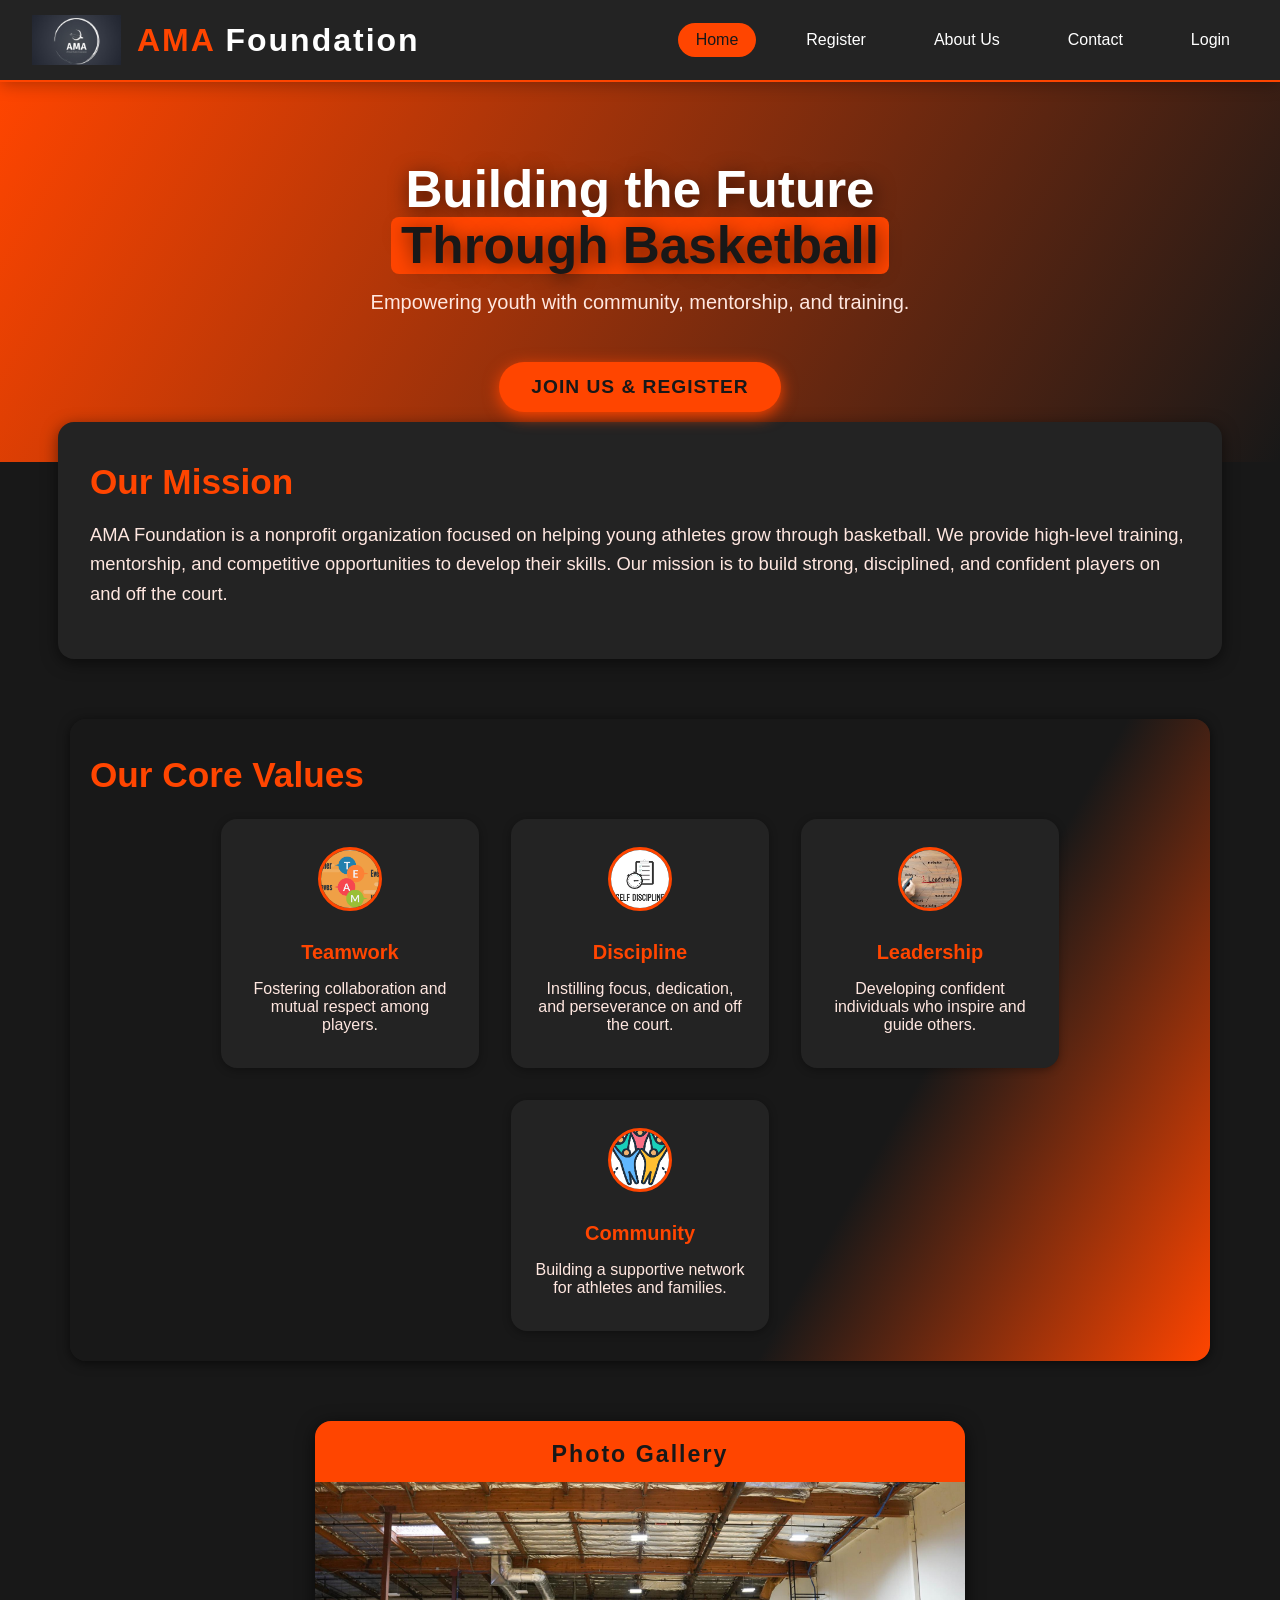
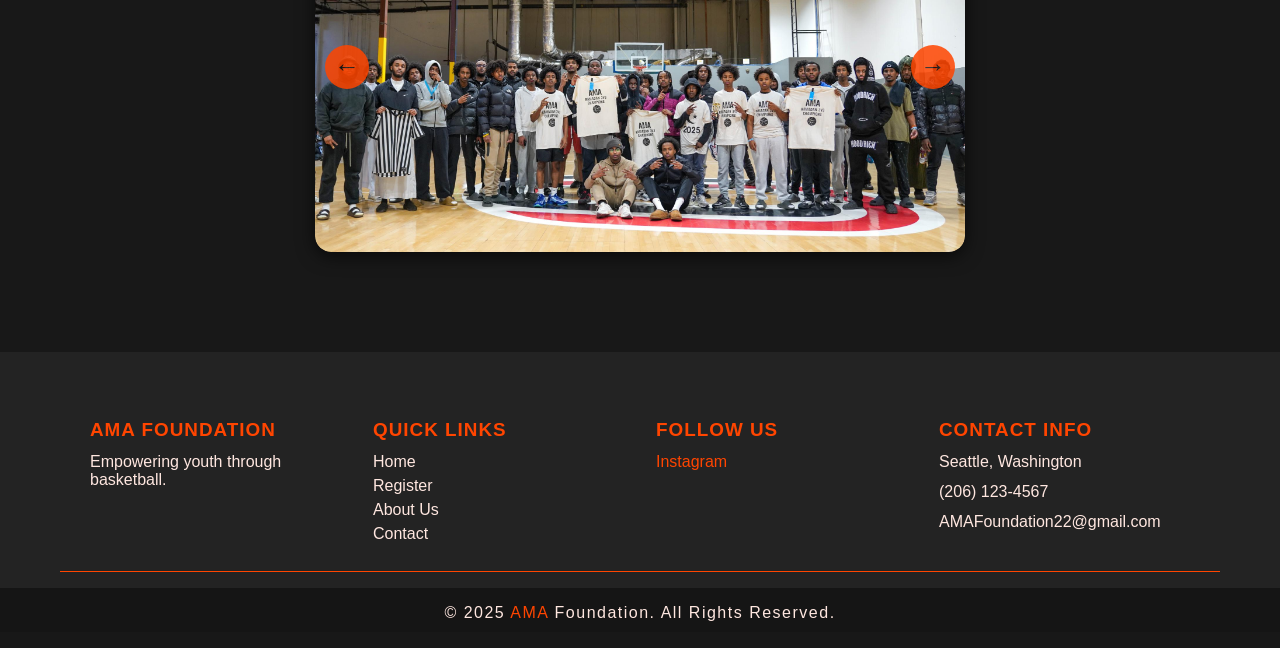
<file: index.html>
<!DOCTYPE html>
<html lang="en">
<head>
    <meta charset="UTF-8">
    <meta name="viewport" content="width=device-width, initial-scale=1.0">
    <title>AMA Foundation</title>
    <style>
        :root {
            --orange: #FF4500;
            --dark: #181818;
            --light: #fff;
            --gray: #232323;
            --accent: #FF7F50;
            --orange-dark: #c34a00;
        }
        html, body {
            margin: 0;
            padding: 0;
            font-family: 'Segoe UI', 'Arial', sans-serif;
            background: var(--dark);
            color: var(--light);
        }
        a { color: var(--orange); text-decoration: none; transition: color 0.2s;}
        a:hover { color: var(--accent);}
        .navbar {
            display: flex;
            align-items: center;
            justify-content: space-between;
            background: var(--gray);
            padding: 0.5rem 2rem;
            box-shadow: 0 2px 16px 0 rgba(0,0,0,0.30);
            position: sticky;
            top: 0;
            z-index: 10;
            height: 64px;
            border-bottom: 2px solid var(--orange);
        }
        .logo {
            display: flex;
            align-items: center;
        }
        .logo img {
            height: 50px;
            margin-right: 16px;
        }
        .logo-text {
            font-size: 2rem;
            font-weight: bold;
            letter-spacing: 2px;
        }
        .logo-orange { color: var(--orange); }
        .logo-black { color: var(--light); }
        .nav-links {
            display: flex;
            gap: 2rem;
            list-style: none;
            padding: 0;
            margin: 0;
            align-items: center;
            height: 64px;
        }
        .nav-links li {
            position: relative;
            display: flex;
            align-items: center;
            height: 100%;
        }
        .nav-links a {
            color: var(--light);
            font-weight: 500;
            padding: 8px 18px;
            border-radius: 24px;
            transition: background 0.2s, color 0.2s;
        }
        .nav-links a.active, .nav-links a:hover {
            background: var(--orange);
            color: var(--dark);
        }
        .profile-dropdown-container {
            display: flex;
            align-items: center;
            position: relative;
            margin-left: 0.5rem;
        }
        .profile-avatar-btn {
            border: none;
            background: none;
            padding: 0;
            cursor: pointer;
            outline: none;
            display: flex;
            align-items: center;
            justify-content: center;
        }
        .header-avatar {
            width: 42px;
            height: 42px;
            border-radius: 100%;
            background: #fff2e0;
            object-fit: cover;
            border: 2px solid var(--orange-dark);
            box-shadow: 0 2px 12px #ffc28a44;
            font-size: 1.25em;
            font-weight: 900;
            color: var(--orange-dark);
            display: flex;
            align-items: center;
            justify-content: center;
            transition: box-shadow 0.2s, border 0.2s;
        }
        .profile-dropdown {
            display: none;
            position: absolute;
            right: 0;
            top: 110%;
            min-width: 330px;
            background: #232323;
            color: #fff;
            border-radius: 18px;
            box-shadow: 0 8px 36px #000a;
            padding: 30px 24px 18px 24px;
            z-index: 200;
            flex-direction: column;
            align-items: center;
            border: 1.5px solid var(--orange);
            animation: fadeInDrop 0.22s;
        }
        .profile-dropdown.open {
            display: flex;
        }
        .profile-dropdown .profile-pic {
            width: 86px;
            height: 86px;
            border-radius: 50%;
            object-fit: cover;
            margin-bottom: 11px;
            border: 3px solid var(--orange);
            background: #fff;
            box-shadow: 0 3px 16px #ff450088;
        }
        .profile-dropdown .profile-initial {
            width: 86px;
            height: 86px;
            border-radius: 50%;
            background: var(--orange-dark);
            color: #fff;
            font-size: 2.3em;
            font-weight: 800;
            display: flex;
            align-items: center;
            justify-content: center;
            margin-bottom: 11px;
        }
        .profile-dropdown .profile-name {
            font-weight: 800;
            font-size: 1.24em;
            color: var(--light);
            margin-bottom: 3px;
            text-align: center;
        }
        .profile-dropdown .profile-row {
            width: 100%;
            display: flex;
            align-items: center;
            font-size: 1.07em;
            margin-bottom: 7px;
        }
        .profile-dropdown .detail-label {
            color: #ffbd80;
            min-width: 92px;
            font-weight: 600;
        }
        .profile-dropdown .detail-value {
            color: #fff;
            font-weight: 500;
            flex: 1;
        }
        .profile-dropdown .logout-btn {
            background: var(--danger, #ff3300);
            color: #fff;
            border: none;
            border-radius: 7px;
            font-size: 1em;
            padding: 0.6em 1.7em;
            cursor: pointer;
            font-weight: 600;
            letter-spacing: 1px;
            margin-top: 10px;
            width: 100%;
            transition: background 0.15s;
        }
        .profile-dropdown .logout-btn:hover {
            background: #a62100;
        }
        .profile-dropdown .edit-btn {
            background: var(--orange);
            color: #181818;
            border: none;
            border-radius: 7px;
            font-size: 1em;
            padding: 0.6em 1.7em;
            cursor: pointer;
            font-weight: 600;
            letter-spacing: 1px;
            margin-top: 8px;
            width: 100%;
            transition: background 0.15s;
        }
        .profile-dropdown .edit-btn:hover {
            background: var(--orange-dark);
            color: #fff;
        }
        @keyframes fadeInDrop {
            from { opacity: 0; transform: translateY(18px);}
            to { opacity: 1; transform: translateY(0);}
        }
        .hero {
            background: linear-gradient(120deg, var(--orange) 0%, var(--dark) 100%);
            display: flex;
            flex-direction: column;
            align-items: center;
            justify-content: center;
            padding: 80px 20px 50px 20px;
            text-align: center;
        }
        .hero h1 {
            color: var(--light);
            font-size: 3.2rem;
            margin: 0 0 1rem 0;
            font-weight: 900;
            line-height: 1.1;
            text-shadow: 2px 4px 20px #000a;
        }
        .hero h1 span {
            color: var(--dark);
            background: var(--orange);
            padding: 0 10px;
            border-radius: 8px;
        }
        .hero p {
            font-size: 1.25rem;
            margin: 0 0 2rem 0;
            color: #ffe7e0;
        }
        .cta-button {
            background: var(--orange);
            color: var(--dark);
            padding: 14px 32px;
            font-size: 1.2rem;
            font-weight: 700;
            border: none;
            border-radius: 28px;
            cursor: pointer;
            text-transform: uppercase;
            letter-spacing: 1px;
            box-shadow: 0 4px 16px var(--orange);
            margin-top: 1rem;
            transition: background 0.2s, color 0.2s;
        }
        .cta-button:hover {
            background: var(--dark);
            color: var(--orange);
            border: 2px solid var(--orange);
        }
        section h2 {
            color: var(--orange);
            font-size: 2.2rem;
            margin-bottom: 0.5rem;
            margin-top: 0;
        }
        section {
            margin: 60px auto 0 auto;
            max-width: 1100px;
            padding: 0 20px;
        }
        .mission {
            background: var(--gray);
            border-radius: 16px;
            padding: 40px 32px 32px 32px;
            box-shadow: 0 4px 16px #0008;
            margin-top: -40px;
            margin-bottom: 48px;
        }
        .mission p {
            color: #ffe7e0;
            font-size: 1.15rem;
            line-height: 1.6;
        }
        .core-values {
            background: linear-gradient(120deg, #181818 70%, var(--orange) 100%);
            border-radius: 16px;
            box-shadow: 0 2px 12px #0009;
            padding: 36px 20px 30px 20px;
            margin-bottom: 60px;
        }
        .values-container {
            display: flex;
            flex-wrap: wrap;
            gap: 2rem;
            justify-content: center;
            margin-top: 1.5rem;
        }
        .value-card {
            background: var(--gray);
            border-radius: 16px;
            box-shadow: 0 2px 8px #0005;
            padding: 28px 24px 18px 24px;
            width: 210px;
            text-align: center;
            transition: transform 0.20s cubic-bezier(.34,1.56,.64,1);
        }
        .value-card:hover {
            transform: translateY(-8px) scale(1.045);
            box-shadow: 0 8px 32px #ff450044;
        }
        .value-card img {
            width: 58px;
            height: 58px;
            object-fit: cover;
            border-radius: 50%;
            background: var(--dark);
            margin-bottom: 1rem;
            border: 3px solid var(--orange);
        }
        .value-card h3 {
            color: var(--orange);
            margin: 10px 0 8px 0;
            font-size: 1.25rem;
            font-weight: bold;
        }
        .value-card p {
            color: #ffe7e0;
            font-size: 1rem;
        }
        .gallery-popup {
            background: var(--gray);
            border-radius: 16px;
            box-shadow: 0 4px 18px #000a;
            max-width: 650px;
            margin: 50px auto 80px auto;
            padding: 0;
        }
        .gallery-popup h2 {
            text-align: center;
            background: var(--orange);
            color: var(--dark);
            padding: 20px 0 14px 0;
            font-size: 1.45rem;
            border-top-left-radius: 16px;
            border-top-right-radius: 16px;
            letter-spacing: 2px;
            margin: 0;
        }
        .gallery-images {
            position: relative;
            width: 100%;
            height: 370px;
            background: #111;
            overflow: hidden;
            border-bottom-left-radius: 16px;
            border-bottom-right-radius: 16px;
            display: flex;
            align-items: center;
            justify-content: center;
        }
        .gallery-images img {
            position: absolute;
            top: 0; left: 0; width: 100%; height: 100%;
            object-fit: cover;
            opacity: 0;
            transition: opacity 1s cubic-bezier(.4,2,.6,1);
            border-bottom-left-radius: 16px;
            border-bottom-right-radius: 16px;
            z-index: 1;
        }
        .gallery-images img.active {
            opacity: 1;
            z-index: 2;
            box-shadow: 0 8px 24px 4px #ff450022;
        }
        .gallery-arrow {
            position: absolute;
            top: 50%;
            transform: translateY(-50%);
            background: var(--orange);
            color: var(--dark);
            border: none;
            border-radius: 50%;
            width: 44px;
            height: 44px;
            font-size: 1.6rem;
            display: flex;
            align-items: center;
            justify-content: center;
            cursor: pointer;
            z-index: 3;
            opacity: 0.85;
            transition: background 0.2s, color 0.2s, opacity 0.2s;
        }
        .gallery-arrow:hover {
            background: var(--accent);
            color: var(--dark);
            opacity: 1;
        }
        .gallery-arrow.left { left: 10px; }
        .gallery-arrow.right { right: 10px; }
        footer {
            background: var(--gray);
            color: var(--light);
            padding: 0;
            margin-top: 100px;
        }
        .footer-container {
            display: grid;
            grid-template-columns: repeat(auto-fit, minmax(220px, 1fr));
            gap: 2rem;
            max-width: 1100px;
            margin: 0 auto;
            padding: 48px 30px 16px 30px;
            border-bottom: 1.5px solid var(--orange);
        }
        .footer-section h3 {
            color: var(--orange);
            margin-bottom: 12px;
            font-size: 1.18rem;
            letter-spacing: 1px;
            text-transform: uppercase;
        }
        .footer-section p, .footer-section ul {
            color: #ffe7e0;
            margin: 0 0 12px 0;
            font-size: 1rem;
        }
        .footer-section ul {
            padding: 0;
            list-style: none;
        }
        .footer-section ul li {
            margin-bottom: 6px;
        }
        .footer-section ul li a {
            color: #ffe7e0;
            transition: color 0.2s;
        }
        .footer-section ul li a:hover {
            color: var(--orange);
        }
        .footer-orange { color: var(--orange); }
        .footer-bottom {
            text-align: center;
            padding: 16px 0 10px 0;
            background: #151515;
            color: #ffe7e0;
            font-size: 1rem;
            letter-spacing: 1.5px;
        }
        @media (max-width: 900px) {
            .values-container { flex-direction: column; align-items: center; }
            .footer-container { grid-template-columns: 1fr 1fr; }
        }
        @media (max-width: 600px) {
            .navbar {
                flex-direction: column;
                gap: 10px;
                padding: 1rem 1rem;
            }
            .logo-text { font-size: 1.25rem; }
            .nav-links { gap: 0.75rem; }
            .hero { padding: 52px 8px 24px 8px; }
            .hero h1 { font-size: 2.1rem; }
            section { padding: 0 8px; }
            .footer-container { grid-template-columns: 1fr; padding: 36px 10px 10px 10px; }
            .gallery-popup { max-width: 96vw; }
            .gallery-images { height: 220px; }
            .gallery-arrow { width: 32px; height: 32px; font-size: 1.1rem; }
        }
    </style>
    <script type="module">
        // --- Supabase Login/Profile logic ---
        import { createClient } from 'https://esm.sh/@supabase/supabase-js';
        const supabase = createClient(
            'https://twayczneiujxliwxphps.supabase.co',
            'eyJhbGciOiJIUzI1NiIsInR5cCI6IkpXVCJ9.eyJpc3MiOiJzdXBhYmFzZSIsInJlZiI6InR3YXljem5laXVqeGxpd3hwaHBzIiwicm9sZSI6ImFub24iLCJpYXQiOjE3NDc3MjIyMTgsImV4cCI6MjA2MzI5ODIxOH0.A5K0jX4REKtNE_tQG_L4aWReFaXpWN-OEEKoa8MqqNY'
        );
        function formatName(name) {
            if (!name) return "";
            return name
                .split(/[\s_]+/)
                .map(w => w.charAt(0).toUpperCase() + w.slice(1).toLowerCase())
                .join(' ');
        }
        async function fetchProfileDetails(email) {
            let { data, error } = await supabase
                .from('registrations')
                .select('full_name,age,team,address,phone')
                .eq('email', email)
                .single();
            if (data) return data;
            return { full_name: "--", age: "--", team: "--", address: "--", phone: "--" };
        }
        document.addEventListener('DOMContentLoaded', () => {
            supabase.auth.getSession().then(async ({ data: { session } }) => {
                if (session && session.user) {
                    const user = session.user;
                    let displayName = user.user_metadata?.full_name || user.user_metadata?.name || user.email.split('@')[0];
                    let email = user.email;
                    let avatarUrl = user.user_metadata?.avatar_url || "";
                    let details = await fetchProfileDetails(email);
                    showProfileDropdown(
                        details.full_name || displayName,
                        email,
                        avatarUrl,
                        details.age,
                        details.address,
                        details.team,
                        details.phone
                    );
                    let loginBtnLi = document.getElementById('nav-login-btn-li');
                    if (loginBtnLi) loginBtnLi.remove();
                }
            });
            window.showProfileDropdown = function(name, email, avatarUrl, age, address, team, phone) {
                let nav = document.querySelector('.nav-links');
                let profileDropdown = document.querySelector('.profile-dropdown-container');
                if (!profileDropdown) {
                    profileDropdown = document.createElement('li');
                    profileDropdown.className = 'profile-dropdown-container';
                    profileDropdown.innerHTML =
                        `<button class="profile-avatar-btn" id="profile-avatar-btn" aria-label="User menu">
                            <span class="header-avatar" id="user-avatar-header"></span>
                        </button>
                        <div class="profile-dropdown" id="profile-dropdown-menu">
                            <div id="profile-dropdown-pic"></div>
                            <div class="profile-name" id="profile-dropdown-name"></div>
                            <div class="profile-row" id="profile-dropdown-email"></div>
                            <div class="profile-row" id="profile-dropdown-phone"></div>
                            <div class="profile-row" id="profile-dropdown-address"></div>
                            <div class="profile-row" id="profile-dropdown-age"></div>
                            <div class="profile-row" id="profile-dropdown-team"></div>
                            <button class="edit-btn" id="dropdown-edit-btn">Edit</button>
                            <button class="logout-btn" id="dropdown-logout-btn">Logout</button>
                        </div>`;
                    nav.appendChild(profileDropdown);
                }
                const formattedName = formatName(name);
                document.getElementById('user-avatar-header').textContent = formattedName ? formattedName[0].toUpperCase() : "U";
                const picDiv = document.getElementById('profile-dropdown-pic');
                if (avatarUrl) {
                    picDiv.innerHTML = `<img src="${avatarUrl}" alt="avatar" class="profile-pic">`;
                } else {
                    picDiv.innerHTML = `<div class="profile-initial">${formattedName ? formattedName[0] : "U"}</div>`;
                }
                document.getElementById('profile-dropdown-name').textContent = formattedName;
                document.getElementById('profile-dropdown-email').innerHTML = `<span class="detail-label">Email:</span> <span class="detail-value">${email}</span>`;
                document.getElementById('profile-dropdown-phone').innerHTML = `<span class="detail-label">Number:</span> <span class="detail-value">${phone ?? "--"}</span>`;
                document.getElementById('profile-dropdown-address').innerHTML = `<span class="detail-label">Address:</span> <span class="detail-value">${address ?? "--"}</span>`;
                document.getElementById('profile-dropdown-age').innerHTML = `<span class="detail-label">Age:</span> <span class="detail-value">${age ?? "--"}</span>`;
                document.getElementById('profile-dropdown-team').innerHTML = `<span class="detail-label">Team:</span> <span class="detail-value">${team ?? "--"}</span>`;
                const avatarBtn = document.getElementById('profile-avatar-btn');
                const dropdownMenu = document.getElementById('profile-dropdown-menu');
                const logoutBtn = document.getElementById('dropdown-logout-btn');
                avatarBtn.onclick = function(e) {
                    e.stopPropagation();
                    dropdownMenu.classList.toggle('open');
                };
                document.addEventListener('click', function(e) {
                    if (!dropdownMenu.contains(e.target) && !avatarBtn.contains(e.target)) {
                        dropdownMenu.classList.remove('open');
                    }
                });
                document.addEventListener('keydown', function(e) {
                    if (e.key === 'Escape') dropdownMenu.classList.remove('open');
                });
                logoutBtn.onclick = async function() {
                    await supabase.auth.signOut();
                    window.location.reload();
                };
                document.getElementById('dropdown-edit-btn').onclick = async function() {
                    const newName = prompt('Enter your full name:', formattedName ?? '');
                    const newPhone = prompt('Enter your phone:', phone ?? '');
                    const newAddress = prompt('Enter your address:', address ?? '');
                    const newAge = prompt('Enter your age:', age ?? '');
                    const newTeam = prompt('Enter your team:', team ?? '');
                    let { error } = await supabase
                        .from('registrations')
                        .update({
                            full_name: newName ? newName.trim().toLowerCase() : name,
                            phone: newPhone,
                            address: newAddress,
                            age: newAge,
                            team: newTeam
                        })
                        .eq('email', email);
                    if (!error) {
                        showProfileDropdown(newName, email, avatarUrl, newAge, newAddress, newTeam, newPhone);
                    } else {
                        alert('Failed to update profile.' + (error && error.message ? '\n'+error.message : ''));
                        console.error(error);
                    }
                };
                //setTimeout(() => dropdownMenu.classList.add('open'), 250);
            }
        });
    </script>
</head>
<body>
<header>
    <nav class="navbar">
        <div class="logo">
            <img src="logo.png" alt="AMA Foundation Logo">
            <span class="logo-text">
                <span class="logo-orange">AMA</span>
                <span class="logo-black">Foundation</span>
            </span>
        </div>
        <ul class="nav-links">
            <li><a href="index.html" class="active">Home</a></li>
            <li><a href="register.html">Register</a></li>
            <li><a href="about.html">About Us</a></li>
            <li><a href="contact.html">Contact</a></li>
            <li id="nav-login-btn-li">
                <a href="login.html" class="login-nav-btn">Login</a>
            </li>
            <!-- Profile icon will appear here when logged in -->
        </ul>
    </nav>
</header>
<main>
    <div class="hero">
        <h1>Building the Future<br><span>Through Basketball</span></h1>
        <p>Empowering youth with community, mentorship, and training.</p>
        <a href="register.html" class="cta-button">Join Us & Register</a>
    </div>
    <!-- Our Mission Section -->
    <section class="mission">
        <h2>Our Mission</h2>
        <p>AMA Foundation is a nonprofit organization focused on helping young athletes grow through basketball.
            We provide high-level training, mentorship, and competitive opportunities to develop their skills.
            Our mission is to build strong, disciplined, and confident players on and off the court.</p>
    </section>
    <!-- Our Core Values Section -->
    <section class="core-values">
        <h2>Our Core Values</h2>
        <div class="values-container">
            <div class="value-card">
                <img src="Teamwork.webp" alt="Teamwork Icon">
                <h3>Teamwork</h3>
                <p>Fostering collaboration and mutual respect among players.</p>
            </div>
            <div class="value-card">
                <img src="Descipline.png" alt="Discipline Icon">
                <h3>Discipline</h3>
                <p>Instilling focus, dedication, and perseverance on and off the court.</p>
            </div>
            <div class="value-card">
                <img src="Leadership.jpeg" alt="Leadership Icon">
                <h3>Leadership</h3>
                <p>Developing confident individuals who inspire and guide others.</p>
            </div>
            <div class="value-card">
                <img src="Community.png" alt="Community Icon">
                <h3>Community</h3>
                <p>Building a supportive network for athletes and families.</p>
            </div>
        </div>
    </section>
    <!-- Gallery Pop-Up Section -->
    <section class="gallery-popup">
        <h2>Photo Gallery</h2>
        <div class="gallery-images">
            <button class="gallery-arrow left" id="gallery-arrow-left" aria-label="Previous">&larr;</button>
            <img src="AMA.jpeg" alt="Gallery Image 1" class="active">
            <img src="Ama2.jpeg" alt="Gallery Image 2">
            <img src="Ama3.jpeg" alt="Gallery Image 3">
            <img src="Ama4.jpeg" alt="Gallery Image 4">
            <img src="AMA15.jpeg" alt="Gallery Image 5">
            <img src="AMA16.jpeg" alt="Gallery Image 6">
            <img src="AMA17.jpeg" alt="Gallery Image 7">
            <img src="AMA18.jpeg" alt="Gallery Image 8">
            <img src="AMA20.jpeg" alt="Gallery Image 9">
            <img src="AMA21.jpeg" alt="Gallery Image 10">
            <button class="gallery-arrow right" id="gallery-arrow-right" aria-label="Next">&rarr;</button>
        </div>
    </section>
</main>
<footer>
    <div class="footer-container">
        <div class="footer-section">
            <h3><span class="footer-orange">AMA</span> Foundation</h3>
            <p>Empowering youth through basketball.</p>
        </div>
        <div class="footer-section">
            <h3>Quick Links</h3>
            <ul>
                <li><a href="index.html">Home</a></li>
                <li><a href="register.html">Register</a></li>
                <li><a href="about.html">About Us</a></li>
                <li><a href="contact.html">Contact</a></li>
            </ul>
        </div>
        <div class="footer-section">
            <h3>Follow Us</h3>
            <p>
                <a href="https://www.instagram.com/_amafoundation/" target="_blank">Instagram</a>
            </p>
        </div>
        <div class="footer-section">
            <h3>Contact Info</h3>
            <p>Seattle, Washington</p>
            <p>(206) 123-4567</p>
            <p>AMAFoundation22@gmail.com</p>
        </div>
    </div>
    <p class="footer-bottom">© 2025 <span class="footer-orange">AMA</span> Foundation. All Rights Reserved.</p>
</footer>
<script>
    // Gallery image arrow navigation and auto-rotation
    const images = document.querySelectorAll('.gallery-images img');
    let currentIndex = 0;
    let galleryInterval;
    function showImage(idx) {
        images.forEach((img, i) => {
            img.classList.toggle('active', i === idx);
        });
    }
    function nextImage() {
        currentIndex = (currentIndex + 1) % images.length;
        showImage(currentIndex);
    }
    function prevImage() {
        currentIndex = (currentIndex - 1 + images.length) % images.length;
        showImage(currentIndex);
    }
    function startGalleryInterval() {
        galleryInterval = setInterval(nextImage, 3200);
    }
    function stopGalleryInterval() {
        clearInterval(galleryInterval);
    }
    document.getElementById('gallery-arrow-left').addEventListener('click', function(e) {
        e.stopPropagation();
        stopGalleryInterval();
        prevImage();
        startGalleryInterval();
    });
    document.getElementById('gallery-arrow-right').addEventListener('click', function(e) {
        e.stopPropagation();
        stopGalleryInterval();
        nextImage();
        startGalleryInterval();
    });
    showImage(currentIndex);
    startGalleryInterval();
</script>
</body>
</html>
</file>
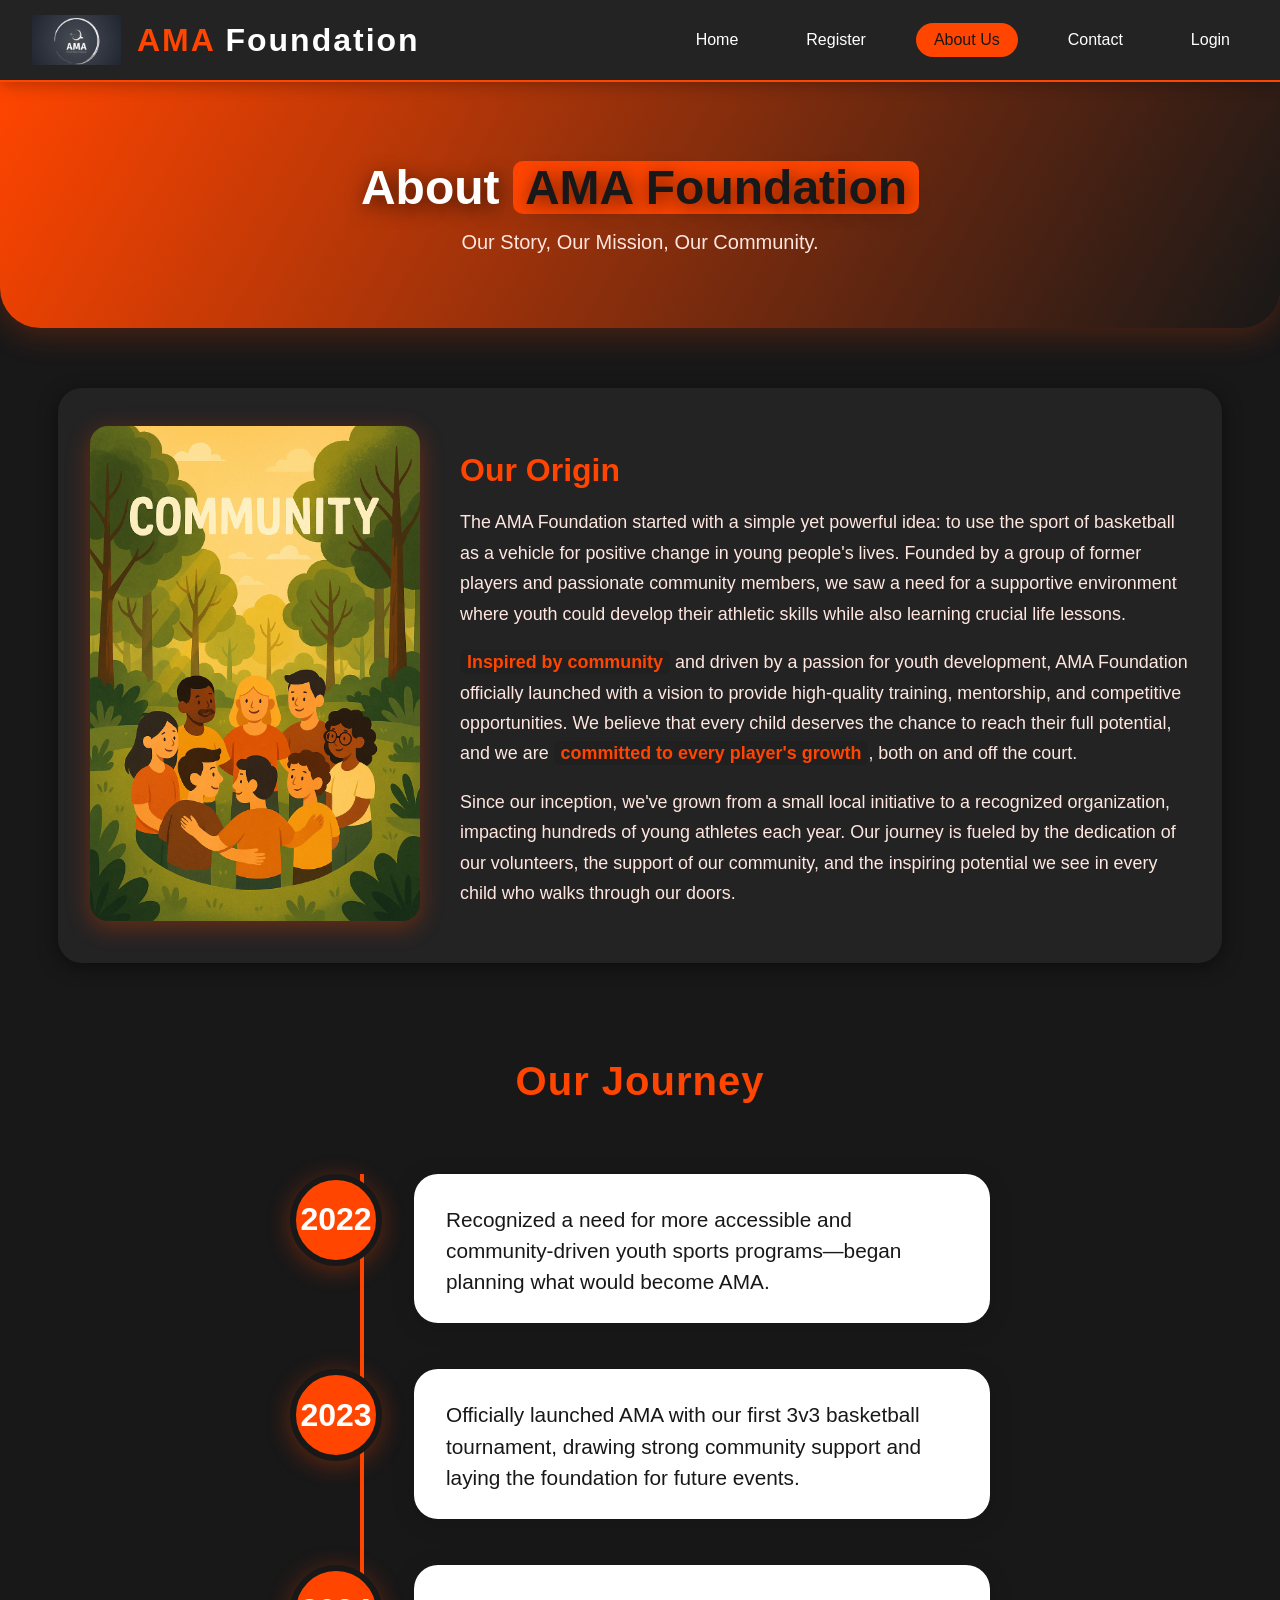
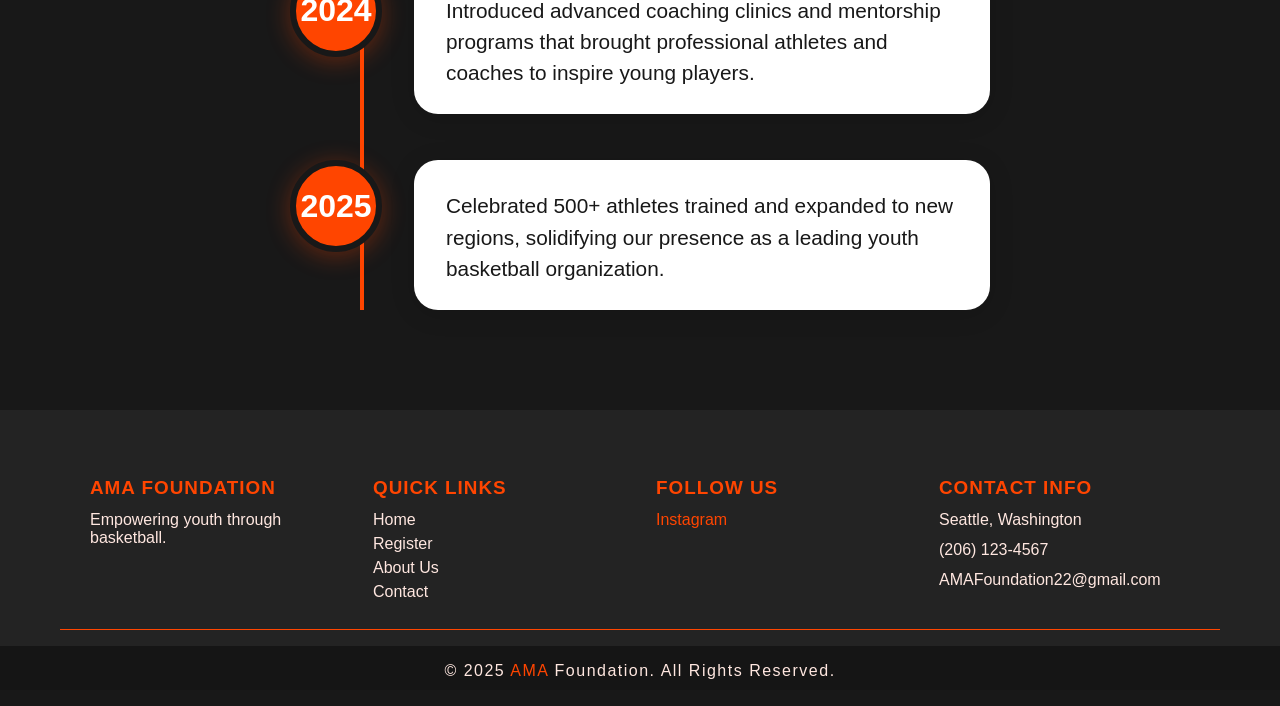
<file: about.html>
<!DOCTYPE html>
<html lang="en">
<head>
    <meta charset="UTF-8">
    <meta name="viewport" content="width=device-width, initial-scale=1.0">
    <title>About Us | AMA Foundation</title>
    <style>
        :root {
            --orange: #FF4500;
            --orange-dark: #c34a00;
            --accent: #FF7F50;
            --light: #fff;
            --dark: #181818;
            --gray: #232323;
        }
        html, body {
            margin: 0;
            padding: 0;
            font-family: 'Segoe UI', 'Arial', sans-serif;
            background: var(--dark);
            color: var(--light);
        }
        a {
            color: var(--orange);
            text-decoration: none;
            transition: color 0.2s;
        }
        a:hover {
            color: var(--accent);
        }
        /* Navbar */
        .navbar {
            display: flex;
            align-items: center;
            justify-content: space-between;
            background: var(--gray);
            padding: 0.5rem 2rem;
            box-shadow: 0 2px 16px 0 rgba(0,0,0,0.30);
            position: sticky;
            top: 0;
            z-index: 10;
            height: 64px;
            border-bottom: 2px solid var(--orange);
        }
        .logo {
            display: flex;
            align-items: center;
        }
        .logo img {
            height: 50px;
            margin-right: 16px;
        }
        .logo-text {
            font-size: 2rem;
            font-weight: bold;
            letter-spacing: 2px;
        }
        .logo-orange { color: var(--orange); }
        .logo-black { color: var(--light); }
        .nav-links {
            display: flex;
            gap: 2rem;
            list-style: none;
            padding: 0;
            margin: 0;
            align-items: center;
            height: 64px;
        }
        .nav-links li {
            position: relative;
            display: flex;
            align-items: center;
            height: 100%;
        }
        .nav-links a {
            color: var(--light);
            font-weight: 500;
            padding: 8px 18px;
            border-radius: 24px;
            transition: background 0.2s, color 0.2s;
            text-decoration: none;
        }
        .nav-links a.active, .nav-links a:hover {
            background: var(--orange);
            color: var(--dark);
        }
        /* Profile Icon & Dropdown */
        .profile-dropdown-container {
            display: flex;
            align-items: center;
            position: relative;
            margin-left: 0.5rem;
        }
        .profile-avatar-btn {
            border: none;
            background: none;
            padding: 0;
            cursor: pointer;
            outline: none;
            display: flex;
            align-items: center;
            justify-content: center;
        }
        .header-avatar {
            width: 42px;
            height: 42px;
            border-radius: 100%;
            background: #fff2e0;
            object-fit: cover;
            border: 2px solid var(--orange-dark);
            box-shadow: 0 2px 12px #ffc28a44;
            font-size: 1.25em;
            font-weight: 900;
            color: var(--orange-dark);
            display: flex;
            align-items: center;
            justify-content: center;
            transition: box-shadow 0.2s, border 0.2s;
        }
        .profile-dropdown {
            display: none;
            position: absolute;
            right: 0;
            top: 110%;
            min-width: 330px;
            background: #232323;
            color: #fff;
            border-radius: 18px;
            box-shadow: 0 8px 36px #000a;
            padding: 30px 24px 18px 24px;
            z-index: 200;
            flex-direction: column;
            align-items: center;
            border: 1.5px solid var(--orange);
            animation: fadeInDrop 0.22s;
        }
        .profile-dropdown.open {
            display: flex;
        }
        .profile-dropdown .profile-pic {
            width: 86px;
            height: 86px;
            border-radius: 50%;
            object-fit: cover;
            margin-bottom: 11px;
            border: 3px solid var(--orange);
            background: #fff;
            box-shadow: 0 3px 16px #ff450088;
        }
        .profile-dropdown .profile-initial {
            width: 86px;
            height: 86px;
            border-radius: 50%;
            background: var(--orange-dark);
            color: #fff;
            font-size: 2.3em;
            font-weight: 800;
            display: flex;
            align-items: center;
            justify-content: center;
            margin-bottom: 11px;
        }
        .profile-dropdown .profile-name {
            font-weight: 800;
            font-size: 1.24em;
            color: var(--light);
            margin-bottom: 3px;
            text-align: center;
        }
        .profile-dropdown .profile-row {
            width: 100%;
            display: flex;
            align-items: center;
            font-size: 1.07em;
            margin-bottom: 7px;
        }
        .profile-dropdown .detail-label {
            color: #ffbd80;
            min-width: 92px;
            font-weight: 600;
        }
        .profile-dropdown .detail-value {
            color: #fff;
            font-weight: 500;
            flex: 1;
        }
        .profile-dropdown .logout-btn {
            background: var(--danger, #ff3300);
            color: #fff;
            border: none;
            border-radius: 7px;
            font-size: 1em;
            padding: 0.6em 1.7em;
            cursor: pointer;
            font-weight: 600;
            letter-spacing: 1px;
            margin-top: 10px;
            width: 100%;
            transition: background 0.15s;
        }
        .profile-dropdown .logout-btn:hover {
            background: #a62100;
        }
        .profile-dropdown .edit-btn {
            background: var(--orange);
            color: #181818;
            border: none;
            border-radius: 7px;
            font-size: 1em;
            padding: 0.6em 1.7em;
            cursor: pointer;
            font-weight: 600;
            letter-spacing: 1px;
            margin-top: 8px;
            width: 100%;
            transition: background 0.15s;
        }
        .profile-dropdown .edit-btn:hover {
            background: var(--orange-dark);
            color: #fff;
        }
        /* Modal Box: More compact, centered, and visually pleasing */
        .modal-overlay {
            position: fixed; z-index: 9999; left: 0; top: 0; width: 100vw; height: 100vh;
            background: rgba(20,20,20,0.84); display: flex; align-items: center; justify-content: center;
        }
        .modal {
            background: var(--gray, #232323);
            color: var(--light, #fff);
            border-radius: 16px;
            box-shadow: 0 8px 36px #000a;
            padding: 28px 34px 16px 34px;    /* INCREASED LEFT/RIGHT PADDING */
            min-width: 320px;
            max-width: 440px;                /* INCREASED FROM 390px */
            width: 96vw;
            display: flex;
            flex-direction: column;
            gap: 0.75rem;
            margin: auto;
            position: relative;
            left: 0; right: 0; top: 0; bottom: 0;
        }
        }
        .modal h2 {
            margin-top: 0;
            color: var(--orange, #FF4500);
            text-align: center;
            font-size: 1.18rem;
            margin-bottom: 1.1em;
            letter-spacing: 0.03em;
        }

        .modal label {
            font-weight: 600;
            color: var(--orange, #FF4500);
            letter-spacing: 0.05em;
            margin-bottom: 1px;
            font-size: 0.97em;
        }
        .required {
            color: var(--accent, #FF7F50);
            font-weight: bold;
            margin-left: 2px;
        }

        .modal-form-group {
            margin-bottom: 17px;
            display: flex;
            flex-direction: column;
            gap: 4px;
            align-items: center; /* center the label and input horizontally */
        }

        .modal input {
            width: 100%;
            max-width: 320px;      /* orange box width (adjust as preferred) */
            margin: 0 auto;
            padding: 7px 10px;
            border: 1.5px solid var(--orange, #FF4500);
            border-radius: 6px;
            background: linear-gradient(100deg, #232323 60%, #1d1d1d 100%);
            color: var(--light, #fff);
            font-size: 1em;
            outline: none;
            transition: border 0.18s, box-shadow 0.18s;
            box-shadow: 0 1px 2px #1818181a inset;
        }
        .modal input:focus {
            border-color: var(--accent, #FF7F50);
            background: #232323;
            box-shadow: 0 0 0 2px var(--orange, #ff4500)33;
        }
        .modal-actions {
            display: flex;
            justify-content: center; /* center horizontally */
            gap: 1rem;
            margin-top: 8px;
        }
        .modal-btn {
            font-size: 1em;
            font-weight: 600;
            border: none;
            border-radius: 6px;
            padding: 8px 20px;
            cursor: pointer;
            transition: background 0.18s, color 0.18s;
        }
        .modal-btn.cancel {
            background: var(--gray, #232323);
            color: var(--light, #ffe7e0);
            border: 1.5px solid #555;
        }
        .modal-btn.cancel:hover { background: #181818; }
        .modal-btn.save {
            background: var(--orange, #FF4500);
            color: var(--dark, #181818);
        }
        .modal-btn.save:hover {
            background: var(--accent, #FF7F50);
            color: var(--dark, #181818);
        }
        @media (max-width: 500px) {
            .modal { min-width: 0; max-width: 97vw; padding: 12px 4px; }
        }
        /* About Hero */
        .about-hero {
            background: linear-gradient(120deg, var(--orange) 0%, var(--dark) 100%);
            text-align: center;
            padding: 80px 20px 50px 20px;
            border-bottom-left-radius: 40px;
            border-bottom-right-radius: 40px;
            box-shadow: 0 6px 32px #ff45003d;
        }
        .about-hero h1 {
            color: var(--light);
            font-size: 3rem;
            margin: 0 0 1rem 0;
            font-weight: 900;
            line-height: 1.1;
            text-shadow: 2px 4px 20px #000a;
        }
        .about-orange {
            color: var(--dark);
            background: var(--orange);
            padding: 0 12px;
            border-radius: 10px;
        }
        .about-hero p {
            font-size: 1.25rem;
            margin: 0 0 1.5rem 0;
            color: #ffe7e0;
        }
        /* About Content */
        .about-content {
            max-width: 1100px;
            margin: 60px auto 40px auto;
            display: flex;
            align-items: center;
            gap: 40px;
            background: var(--gray);
            border-radius: 24px;
            box-shadow: 0 4px 20px #0007;
            padding: 38px 32px 38px 32px;
            flex-wrap: wrap;
        }
        .about-image img {
            width: 330px;
            max-width: 95vw;
            border-radius: 18px;
            box-shadow: 0 6px 24px #ff450055;
            background: #222;
            object-fit: cover;
        }
        .about-text {
            flex: 1;
            min-width: 240px;
        }
        .about-text h2 {
            color: var(--orange);
            font-size: 2rem;
            margin-bottom: 0.7rem;
        }
        .about-text p {
            color: #ffe7e0;
            font-size: 1.12rem;
            line-height: 1.7;
            margin-bottom: 1rem;
        }
        .about-highlight {
            color: var(--orange);
            background: #18181830;
            border-radius: 6px;
            padding: 2px 7px;
            font-weight: 600;
        }
        /* Timeline */
        .ama-timeline-title {
            color: #FF4500;
            font-size: 2.5rem;
            font-weight: 800;
            text-align: center;
            margin-bottom: 70px;
            font-family: 'Segoe UI', Arial, sans-serif;
            letter-spacing: 1px;
        }
        .ama-timeline {
            position: relative;
            margin: 0 auto;
            max-width: 700px;
            z-index: 1;
        }
        .ama-timeline::before {
            content: "";
            position: absolute;
            left: 70px;
            top: 0;
            bottom: 0;
            width: 4px;
            background: #FF4500;
            z-index: 0;
        }
        .ama-timeline-item {
            display: flex;
            align-items: stretch;
            margin-bottom: 46px;
            position: relative;
            z-index: 1;
        }
        .ama-timeline-circle {
            flex-shrink: 0;
            width: 80px;
            height: 80px;
            background: #FF4500;
            border-radius: 50%;
            display: flex;
            align-items: center;
            justify-content: center;
            color: #fff;
            font-size: 2rem;
            font-weight: 800;
            margin-right: 32px;
            box-shadow: 0 4px 24px #FF450055;
            z-index: 2;
            border: 6px solid #181818;
            position: relative;
        }
        .ama-timeline-card {
            background: #fff;
            color: #181818;
            border-radius: 24px;
            padding: 30px 32px 26px 32px;
            font-size: 1.30rem;
            font-family: 'Segoe UI', Arial, sans-serif;
            font-weight: 500;
            box-shadow: 0 4px 24px #00000025;
            line-height: 1.5;
            min-width: 0;
            flex: 1;
            display: flex;
            align-items: center;
        }
        /* Footer */
        footer {
            background: var(--gray);
            color: var(--light);
            padding: 0;
            margin-top: 100px;
        }
        .footer-container {
            display: grid;
            grid-template-columns: repeat(auto-fit, minmax(220px, 1fr));
            gap: 2rem;
            max-width: 1100px;
            margin: 0 auto;
            padding: 48px 30px 16px 30px;
            border-bottom: 1.5px solid var(--orange);
        }
        .footer-section h3 {
            color: var(--orange);
            margin-bottom: 12px;
            font-size: 1.18rem;
            letter-spacing: 1px;
            text-transform: uppercase;
        }
        .footer-section p, .footer-section ul {
            color: #ffe7e0;
            margin: 0 0 12px 0;
            font-size: 1rem;
        }
        .footer-section ul {
            padding: 0;
            list-style: none;
        }
        .footer-section ul li {
            margin-bottom: 6px;
        }
        .footer-section ul li a {
            color: #ffe7e0;
            transition: color 0.2s;
        }
        .footer-section ul li a:hover {
            color: var(--orange);
        }
        .footer-orange { color: var(--orange); }
        .footer-bottom {
            text-align: center;
            padding: 16px 0 10px 0;
            background: #151515;
            color: #ffe7e0;
            font-size: 1rem;
            letter-spacing: 1.5px;
        }
        /* Responsive */
        @media (max-width: 1000px) {
            .about-content {
                flex-direction: column;
                gap: 30px;
                padding: 24px 8px 18px 8px;
            }
            .about-image img {
                width: 95vw;
                max-width: 340px;
            }
        }
        @media (max-width: 700px) {
            .ama-timeline::before { left: 50%; }
            .ama-timeline-item { flex-direction: column; align-items: center; }
            .ama-timeline-circle { margin: 0 0 20px 0; }
            .ama-timeline-card { padding: 22px 10px 18px 10px; font-size: 1.04rem; }
        }
        @media (max-width: 600px) {
            .navbar {
                flex-direction: column;
                gap: 10px;
                padding: 1rem 1rem;
            }
            .logo-text { font-size: 1.25rem; }
            .nav-links { gap: 0.75rem; }
            .about-hero { padding: 38px 8px 22px 8px; }
            .about-hero h1 { font-size: 1.45rem; }
            .about-content { padding: 12px 2px 10px 2px; }
            .footer-container { grid-template-columns: 1fr; padding: 36px 10px 10px 10px; }
        }
    </style>
    <script type="module">
        import { createClient } from 'https://esm.sh/@supabase/supabase-js';
        const supabase = createClient(
            'https://twayczneiujxliwxphps.supabase.co',
            'eyJhbGciOiJIUzI1NiIsInR5cCI6IkpXVCJ9.eyJpc3MiOiJzdXBhYmFzZSIsInJlZiI6InR3YXljem5laXVqeGxpd3hwaHBzIiwicm9sZSI6ImFub24iLCJpYXQiOjE3NDc3MjIyMTgsImV4cCI6MjA2MzI5ODIxOH0.A5K0jX4REKtNE_tQG_L4aWReFaXpWN-OEEKoa8MqqNY'
        );
        function formatName(name) {
            if (!name) return "";
            return name
                .split(/[\s_]+/)
                .map(w => w.charAt(0).toUpperCase() + w.slice(1).toLowerCase())
                .join(' ');
        }
        async function fetchProfileDetails(email) {
            let { data, error } = await supabase
                .from('registrations')
                .select('full_name,age,team,address,phone')
                .eq('email', email)
                .single();
            if (data) return data;
            return { full_name: "--", age: "--", team: "--", address: "--", phone: "--" };
        }
        document.addEventListener('DOMContentLoaded', () => {
            supabase.auth.getSession().then(async ({ data: { session } }) => {
                if (session && session.user) {
                    const user = session.user;
                    let displayName = user.user_metadata?.full_name || user.user_metadata?.name || user.email.split('@')[0];
                    let email = user.email;
                    let avatarUrl = user.user_metadata?.avatar_url || "";
                    let details = await fetchProfileDetails(email);
                    showProfileDropdown(
                        details.full_name || displayName,
                        email,
                        avatarUrl,
                        details.age,
                        details.address,
                        details.team,
                        details.phone
                    );
                    let loginBtnLi = document.getElementById('nav-login-btn-li');
                    if (loginBtnLi) loginBtnLi.remove();
                }
            });
            window.showProfileDropdown = function(name, email, avatarUrl, age, address, team, phone) {
                let nav = document.querySelector('.nav-links');
                let profileDropdown = document.querySelector('.profile-dropdown-container');
                if (!profileDropdown) {
                    profileDropdown = document.createElement('li');
                    profileDropdown.className = 'profile-dropdown-container';
                    profileDropdown.innerHTML =
                        `<button class="profile-avatar-btn" id="profile-avatar-btn" aria-label="User menu">
                            <span class="header-avatar" id="user-avatar-header"></span>
                        </button>
                        <div class="profile-dropdown" id="profile-dropdown-menu">
                            <div id="profile-dropdown-pic"></div>
                            <div class="profile-name" id="profile-dropdown-name"></div>
                            <div class="profile-row" id="profile-dropdown-email"></div>
                            <div class="profile-row" id="profile-dropdown-phone"></div>
                            <div class="profile-row" id="profile-dropdown-address"></div>
                            <div class="profile-row" id="profile-dropdown-age"></div>
                            <div class="profile-row" id="profile-dropdown-team"></div>
                            <button class="edit-btn" id="dropdown-edit-btn">Edit</button>
                            <button class="logout-btn" id="dropdown-logout-btn">Logout</button>
                        </div>`;
                    nav.appendChild(profileDropdown);
                }
                const formattedName = formatName(name);
                document.getElementById('user-avatar-header').textContent = formattedName ? formattedName[0].toUpperCase() : "U";
                const picDiv = document.getElementById('profile-dropdown-pic');
                if (avatarUrl) {
                    picDiv.innerHTML = `<img src="${avatarUrl}" alt="avatar" class="profile-pic">`;
                } else {
                    picDiv.innerHTML = `<div class="profile-initial">${formattedName ? formattedName[0] : "U"}</div>`;
                }
                document.getElementById('profile-dropdown-name').textContent = formattedName;
                document.getElementById('profile-dropdown-email').innerHTML = `<span class="detail-label">Email:</span> <span class="detail-value">${email}</span>`;
                document.getElementById('profile-dropdown-phone').innerHTML = `<span class="detail-label">Number:</span> <span class="detail-value">${phone ?? "--"}</span>`;
                document.getElementById('profile-dropdown-address').innerHTML = `<span class="detail-label">Address:</span> <span class="detail-value">${address ?? "--"}</span>`;
                document.getElementById('profile-dropdown-age').innerHTML = `<span class="detail-label">Age:</span> <span class="detail-value">${age ?? "--"}</span>`;
                document.getElementById('profile-dropdown-team').innerHTML = `<span class="detail-label">Team:</span> <span class="detail-value">${team ?? "--"}</span>`;
                const avatarBtn = document.getElementById('profile-avatar-btn');
                const dropdownMenu = document.getElementById('profile-dropdown-menu');
                const logoutBtn = document.getElementById('dropdown-logout-btn');
                avatarBtn.onclick = function(e) {
                    e.stopPropagation();
                    dropdownMenu.classList.toggle('open');
                };
                document.addEventListener('click', function(e) {
                    if (!dropdownMenu.contains(e.target) && !avatarBtn.contains(e.target)) {
                        dropdownMenu.classList.remove('open');
                    }
                });
                document.addEventListener('keydown', function(e) {
                    if (e.key === 'Escape') dropdownMenu.classList.remove('open');
                });
                logoutBtn.onclick = async function() {
                    await supabase.auth.signOut();
                    window.location.reload();
                };
                // Modal Edit
                document.getElementById('dropdown-edit-btn').onclick = function () {
                    document.getElementById('edit-full-name').value = formattedName ?? '';
                    document.getElementById('edit-phone').value = phone ?? '';
                    document.getElementById('edit-address').value = address ?? '';
                    document.getElementById('edit-age').value = age ?? '';
                    document.getElementById('edit-team').value = team ?? '';
                    document.getElementById('edit-profile-modal').style.display = 'flex';
                };
                document.getElementById('edit-cancel').onclick = function () {
                    document.getElementById('edit-profile-modal').style.display = 'none';
                };
                document.getElementById('edit-profile-form').onsubmit = async function (e) {
                    e.preventDefault();
                    const newName = document.getElementById('edit-full-name').value.trim();
                    const newPhone = document.getElementById('edit-phone').value.trim();
                    const newAddress = document.getElementById('edit-address').value.trim();
                    const newAge = document.getElementById('edit-age').value.trim();
                    const newTeam = document.getElementById('edit-team').value.trim();
                    let { error } = await supabase
                        .from('registrations')
                        .update({
                            full_name: newName.toLowerCase(),
                            phone: newPhone,
                            address: newAddress,
                            age: newAge,
                            team: newTeam
                        })
                        .eq('email', email);
                    if (!error) {
                        document.getElementById('edit-profile-modal').style.display = 'none';
                        showProfileDropdown(newName, email, avatarUrl, newAge, newAddress, newTeam, newPhone);
                    } else {
                        alert('Failed to update profile.' + (error && error.message ? '\n'+error.message : ''));
                        console.error(error);
                    }
                };
                //setTimeout(() => dropdownMenu.classList.add('open'), 250);
            }
        });
    </script>
</head>
<body>
<header>
    <nav class="navbar">
        <div class="logo">
            <img src="logo.png" alt="AMA Foundation Logo">
            <span class="logo-text">
                <span class="logo-orange">AMA</span>
                <span class="logo-black">Foundation</span>
            </span>
        </div>
        <ul class="nav-links">
            <li><a href="index.html">Home</a></li>
            <li><a href="register.html">Register</a></li>
            <li><a href="about.html" class="active">About Us</a></li>
            <li><a href="contact.html">Contact</a></li>
            <li id="nav-login-btn-li"><a href="login.html">Login</a></li>
            <!-- Profile icon will appear here when logged in -->
        </ul>
    </nav>
</header>

<!-- Modal for Editing Profile -->
<div id="edit-profile-modal" class="modal-overlay" style="display:none;">
    <div class="modal">
        <h2>Edit Personal Info</h2>
        <form id="edit-profile-form">
            <div class="modal-form-group">
                <label for="edit-full-name">Full Name <span class="required">*</span></label>
                <input type="text" id="edit-full-name" required autocomplete="name" />
            </div>
            <div class="modal-form-group">
                <label for="edit-phone">Phone Number</label>
                <input type="tel" id="edit-phone" autocomplete="tel" />
            </div>
            <div class="modal-form-group">
                <label for="edit-address">Address</label>
                <input type="text" id="edit-address" autocomplete="street-address" />
            </div>
            <div class="modal-form-group">
                <label for="edit-age">Age</label>
                <input type="number" id="edit-age" min="0" autocomplete="bday" />
            </div>
            <div class="modal-form-group">
                <label for="edit-team">Team</label>
                <input type="text" id="edit-team" />
            </div>
            <div class="modal-actions">
                <button type="button" id="edit-cancel" class="modal-btn cancel">Cancel</button>
                <button type="submit" class="modal-btn save">Save</button>
            </div>
        </form>
    </div>
</div>

<main>
    <section class="about-hero">
        <h1>About <span class="about-orange">AMA Foundation</span></h1>
        <p>Our Story, Our Mission, Our Community.</p>
    </section>
    <section class="about-content">
        <div class="about-image">
            <img src="Community1.png" alt="Forest representing community and growth">
        </div>
        <div class="about-text">
            <h2>Our Origin</h2>
            <p>The AMA Foundation started with a simple yet powerful idea: to use the sport of basketball as a vehicle for positive change in young people's lives. Founded by a group of former players and passionate community members, we saw a need for a supportive environment where youth could develop their athletic skills while also learning crucial life lessons.</p>
            <p><span class="about-highlight">Inspired by community</span> and driven by a passion for youth development, AMA Foundation officially launched with a vision to provide high-quality training, mentorship, and competitive opportunities. We believe that every child deserves the chance to reach their full potential, and we are <span class="about-highlight">committed to every player's growth</span>, both on and off the court.</p>
            <p>Since our inception, we've grown from a small local initiative to a recognized organization, impacting hundreds of young athletes each year. Our journey is fueled by the dedication of our volunteers, the support of our community, and the inspiring potential we see in every child who walks through our doors.</p>
        </div>
    </section>
    <section class="journey" style="background: #181818; box-shadow: none; border-radius: 0; padding-top: 56px;">
        <div class="ama-timeline-title">Our Journey</div>
        <div class="ama-timeline">
            <div class="ama-timeline-item">
                <div class="ama-timeline-circle">2022</div>
                <div class="ama-timeline-card">
                    Recognized a need for more accessible and community-driven youth sports programs—began planning what would become AMA.
                </div>
            </div>
            <div class="ama-timeline-item">
                <div class="ama-timeline-circle">2023</div>
                <div class="ama-timeline-card">
                    Officially launched AMA with our first 3v3 basketball tournament, drawing strong community support and laying the foundation for future events.

                </div>
            </div>
            <div class="ama-timeline-item">
                <div class="ama-timeline-circle">2024</div>
                <div class="ama-timeline-card">
                    Introduced advanced coaching clinics and mentorship programs that brought professional athletes and coaches to inspire young players.
                </div>
            </div>
            <div class="ama-timeline-item">
                <div class="ama-timeline-circle">2025</div>
                <div class="ama-timeline-card">
                    Celebrated 500+ athletes trained and expanded to new regions, solidifying our presence as a leading youth basketball organization.
                </div>
            </div>
        </div>
    </section>
</main>
<footer>
    <div class="footer-container">
        <div class="footer-section">
            <h3><span class="footer-orange">AMA</span> Foundation</h3>
            <p>Empowering youth through basketball.</p>
        </div>
        <div class="footer-section">
            <h3>Quick Links</h3>
            <ul>
                <li><a href="index.html">Home</a></li>
                <li><a href="register.html">Register</a></li>
                <li><a href="about.html">About Us</a></li>
                <li><a href="contact.html">Contact</a></li>
            </ul>
        </div>
        <div class="footer-section">
            <h3>Follow Us</h3>
            <p>
                <a href="https://www.instagram.com/_amafoundation/" target="_blank">Instagram</a>
            </p>
        </div>
        <div class="footer-section">
            <h3>Contact Info</h3>
            <p>Seattle, Washington</p>
            <p>(206) 123-4567</p>
            <p>AMAFoundation22@gmail.com</p>
        </div>
    </div>
    <p class="footer-bottom">© 2025 <span class="footer-orange">AMA</span> Foundation. All Rights Reserved.</p>
</footer>
</body>
</html>
</file>
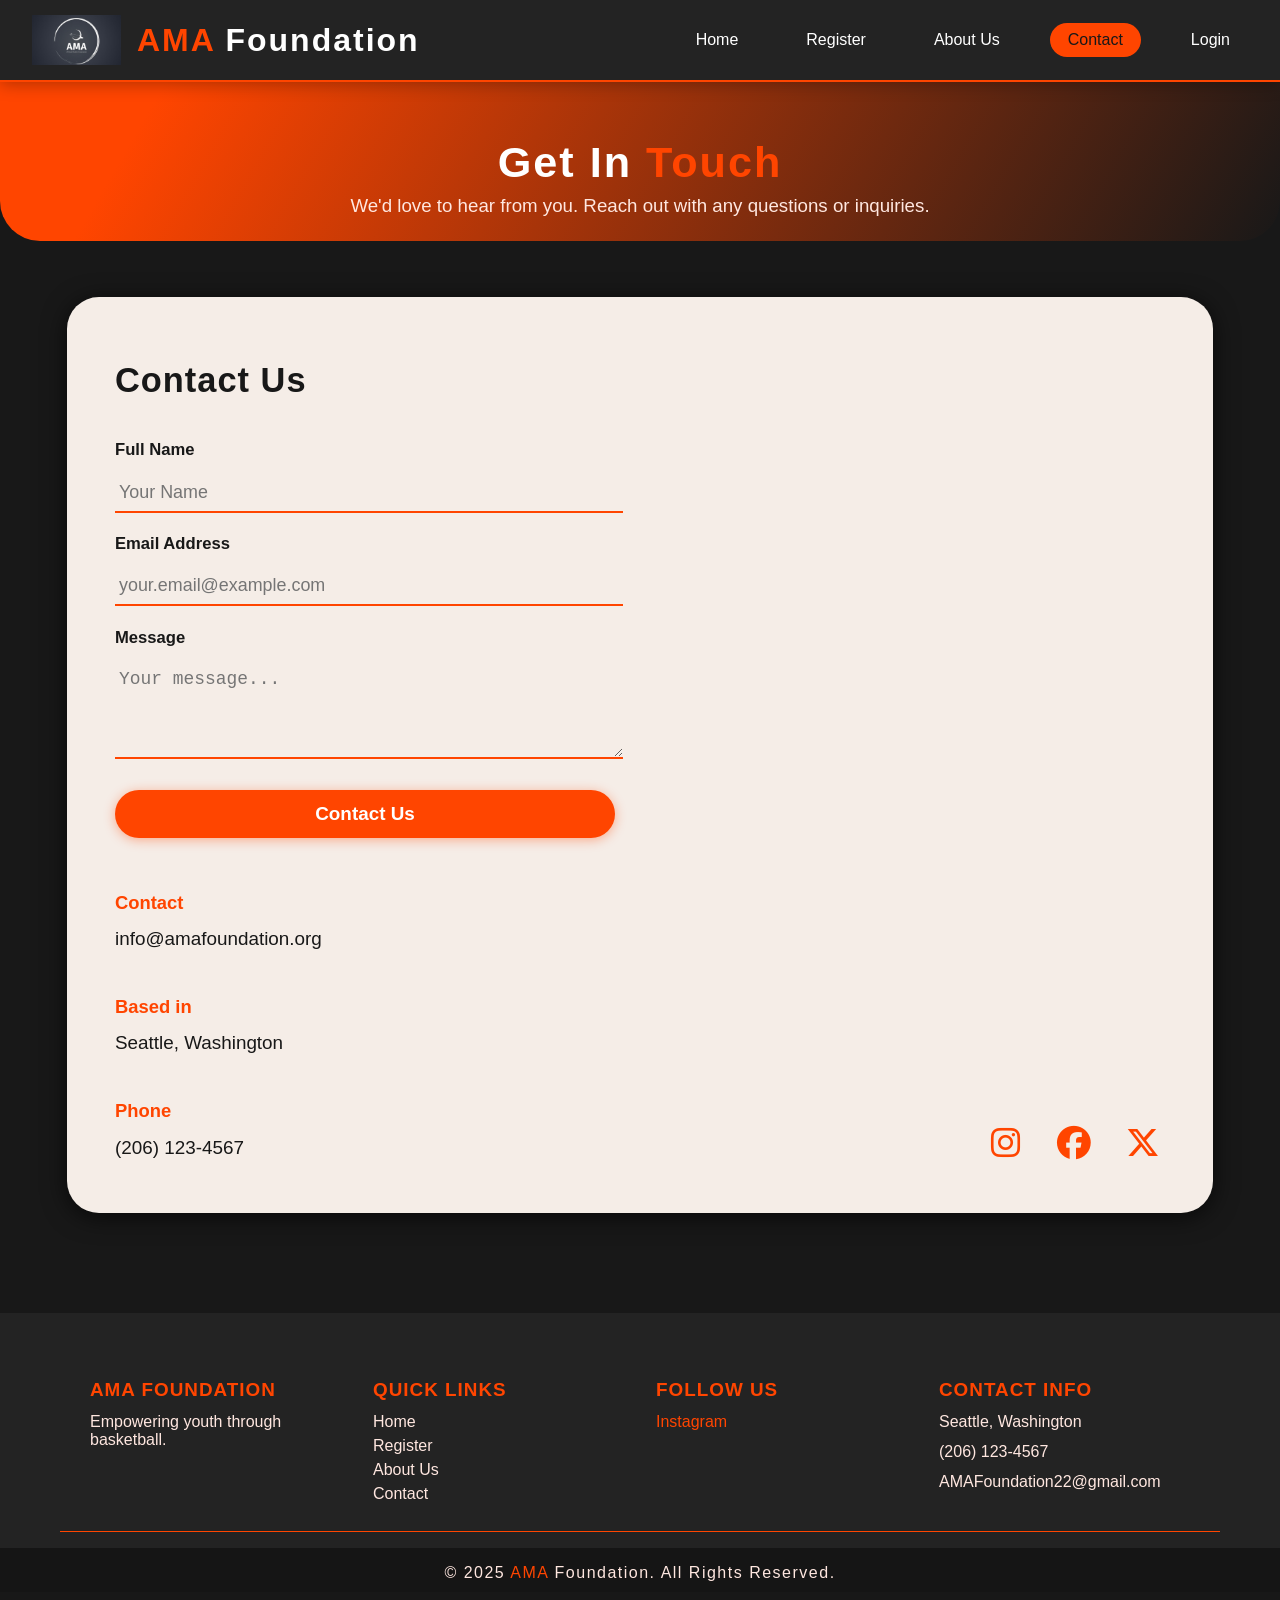
<file: contact.html>
<!DOCTYPE html>
<html lang="en">
<head>
    <meta charset="UTF-8">
    <meta name="viewport" content="width=device-width, initial-scale=1.0">
    <title>Contact Us | AMA Foundation</title>
    <style>
        :root {
            --orange: #FF4500;
            --dark: #181818;
            --light: #fff;
            --gray: #232323;
            --beige: #f5ede7;
            --orange-dark: #c34a00;
            --accent: #FF7F50;
        }
        html, body {
            margin: 0;
            padding: 0;
            font-family: 'Segoe UI', 'Arial', sans-serif;
            background: var(--dark);
            color: var(--light);
        }
        a {
            color: var(--orange);
            text-decoration: none;
            transition: color 0.2s;
        }
        a:hover {
            color: #fff;
        }
        .navbar {
            display: flex;
            align-items: center;
            justify-content: space-between;
            background: var(--gray);
            padding: 0.5rem 2rem;
            box-shadow: 0 2px 16px 0 rgba(0,0,0,0.30);
            position: sticky;
            top: 0;
            z-index: 10;
            height: 64px;
            border-bottom: 2px solid var(--orange);
        }
        .logo {
            display: flex;
            align-items: center;
        }
        .logo img {
            height: 50px;
            margin-right: 16px;
        }
        .logo-text {
            font-size: 2rem;
            font-weight: bold;
            letter-spacing: 2px;
        }
        .logo-orange { color: var(--orange); }
        .logo-black { color: var(--light); }
        .nav-links {
            display: flex;
            gap: 2rem;
            list-style: none;
            padding: 0;
            margin: 0;
            align-items: center;
            height: 64px;
        }
        .nav-links li {
            position: relative;
            display: flex;
            align-items: center;
            height: 100%;
        }
        .nav-links a {
            color: var(--light);
            font-weight: 500;
            padding: 8px 18px;
            border-radius: 24px;
            transition: background 0.2s, color 0.2s;
        }
        .nav-links a.active, .nav-links a:hover {
            background: var(--orange);
            color: var(--dark);
        }
        .profile-dropdown-container {
            display: flex;
            align-items: center;
            position: relative;
            margin-left: 0.5rem;
        }
        .profile-avatar-btn {
            border: none;
            background: none;
            padding: 0;
            cursor: pointer;
            outline: none;
            display: flex;
            align-items: center;
            justify-content: center;
        }
        .header-avatar {
            width: 42px;
            height: 42px;
            border-radius: 100%;
            background: #fff2e0;
            object-fit: cover;
            border: 2px solid var(--orange-dark);
            box-shadow: 0 2px 12px #ffc28a44;
            font-size: 1.25em;
            font-weight: 900;
            color: var(--orange-dark);
            display: flex;
            align-items: center;
            justify-content: center;
            transition: box-shadow 0.2s, border 0.2s;
        }
        .profile-dropdown {
            display: none;
            position: absolute;
            right: 0;
            top: 110%;
            min-width: 330px;
            background: #232323;
            color: #fff;
            border-radius: 18px;
            box-shadow: 0 8px 36px #000a;
            padding: 30px 24px 18px 24px;
            z-index: 200;
            flex-direction: column;
            align-items: center;
            border: 1.5px solid var(--orange);
            animation: fadeInDrop 0.22s;
        }
        .profile-dropdown.open {
            display: flex;
        }
        .profile-dropdown .profile-pic {
            width: 86px;
            height: 86px;
            border-radius: 50%;
            object-fit: cover;
            margin-bottom: 11px;
            border: 3px solid var(--orange);
            background: #fff;
            box-shadow: 0 3px 16px #ff450088;
        }
        .profile-dropdown .profile-initial {
            width: 86px;
            height: 86px;
            border-radius: 50%;
            background: var(--orange-dark);
            color: #fff;
            font-size: 2.3em;
            font-weight: 800;
            display: flex;
            align-items: center;
            justify-content: center;
            margin-bottom: 11px;
        }
        .profile-dropdown .profile-name {
            font-weight: 800;
            font-size: 1.24em;
            color: var(--light);
            margin-bottom: 3px;
            text-align: center;
        }
        .profile-dropdown .profile-row {
            width: 100%;
            display: flex;
            align-items: center;
            font-size: 1.07em;
            margin-bottom: 7px;
        }
        .profile-dropdown .detail-label {
            color: #ffbd80;
            min-width: 92px;
            font-weight: 600;
        }
        .profile-dropdown .detail-value {
            color: #fff;
            font-weight: 500;
            flex: 1;
        }
        .profile-dropdown .logout-btn {
            background: var(--danger, #ff3300);
            color: #fff;
            border: none;
            border-radius: 7px;
            font-size: 1em;
            padding: 0.6em 1.7em;
            cursor: pointer;
            font-weight: 600;
            letter-spacing: 1px;
            margin-top: 10px;
            width: 100%;
            transition: background 0.15s;
        }
        .profile-dropdown .logout-btn:hover {
            background: #a62100;
        }
        .profile-dropdown .edit-btn {
            background: var(--orange);
            color: #181818;
            border: none;
            border-radius: 7px;
            font-size: 1em;
            padding: 0.6em 1.7em;
            cursor: pointer;
            font-weight: 600;
            letter-spacing: 1px;
            margin-top: 8px;
            width: 100%;
            transition: background 0.15s;
        }
        .profile-dropdown .edit-btn:hover {
            background: var(--orange-dark);
            color: #fff;
        }
        @keyframes fadeInDrop {
            from { opacity: 0; transform: translateY(18px);}
            to { opacity: 1; transform: translateY(0);}
        }
        /* Modal Box: More compact, centered, and visually pleasing */
        .modal-overlay {
            position: fixed; z-index: 9999; left: 0; top: 0; width: 100vw; height: 100vh;
            background: rgba(20,20,20,0.84); display: flex; align-items: center; justify-content: center;
        }
        .modal {
            background: var(--gray, #232323);
            color: var(--light, #fff);
            border-radius: 16px;
            box-shadow: 0 8px 36px #000a;
            padding: 28px 34px 16px 34px;
            min-width: 320px;
            max-width: 440px;
            width: 96vw;
            display: flex;
            flex-direction: column;
            gap: 0.75rem;
            margin: auto;
            position: relative;
            left: 0; right: 0; top: 0; bottom: 0;
        }
        .modal h2 {
            margin-top: 0;
            color: var(--orange, #FF4500);
            text-align: center;
            font-size: 1.18rem;
            margin-bottom: 1.1em;
            letter-spacing: 0.03em;
        }
        .modal label {
            font-weight: 600;
            color: var(--orange, #FF4500);
            letter-spacing: 0.05em;
            margin-bottom: 1px;
            font-size: 0.97em;
        }
        .required {
            color: var(--accent, #FF7F50);
            font-weight: bold;
            margin-left: 2px;
        }
        .modal-form-group {
            margin-bottom: 17px;
            display: flex;
            flex-direction: column;
            gap: 4px;
            align-items: center;
        }
        .modal input {
            width: 100%;
            max-width: 320px;
            margin: 0 auto;
            padding: 7px 10px;
            border: 1.5px solid var(--orange, #FF4500);
            border-radius: 6px;
            background: linear-gradient(100deg, #232323 60%, #1d1d1d 100%);
            color: var(--light, #fff);
            font-size: 1em;
            outline: none;
            transition: border 0.18s, box-shadow 0.18s;
            box-shadow: 0 1px 2px #1818181a inset;
        }
        .modal input:focus {
            border-color: var(--accent, #FF7F50);
            background: #232323;
            box-shadow: 0 0 0 2px var(--orange, #ff4500)33;
        }
        .modal-actions {
            display: flex;
            justify-content: center; /* center horizontally */
            gap: 1rem;
            margin-top: 8px;
        }
        .modal-btn {
            font-size: 1em;
            font-weight: 600;
            border: none;
            border-radius: 6px;
            padding: 8px 20px;
            cursor: pointer;
            transition: background 0.18s, color 0.18s;
        }
        .modal-btn.cancel {
            background: var(--gray, #232323);
            color: var(--light, #ffe7e0);
            border: 1.5px solid #555;
        }
        .modal-btn.cancel:hover { background: #181818; }
        .modal-btn.save {
            background: var(--orange, #FF4500);
            color: var(--dark, #181818);
        }
        .modal-btn.save:hover {
            background: var(--accent, #FF7F50);
            color: var(--dark, #181818);
        }
        @media (max-width: 500px) {
            .modal { min-width: 0; max-width: 97vw; padding: 12px 4px; }
        }
        main {
            background: var(--dark);
        }
        .contact-hero {
            text-align: center;
            padding: 56px 0 24px 0;
            background: linear-gradient(120deg, var(--orange) 12%, var(--dark) 100%);
            border-bottom-left-radius: 40px;
            border-bottom-right-radius: 40px;
        }
        .contact-hero h1 {
            font-size: 2.7rem;
            font-weight: 900;
            color: var(--light);
            margin: 0 0 0.5rem 0;
            letter-spacing: 2px;
        }
        .contact-orange { color: var(--orange); }
        .contact-hero p {
            color: #ffe7e0;
            font-size: 1.17rem;
            margin: 0;
        }
        .contact-wrap-onlyform {
            max-width: 1050px;
            margin: 56px auto;
            background: var(--beige);
            border-radius: 32px;
            box-shadow: 0 4px 24px #000a;
            padding: 64px 48px 48px 48px;
            display: flex;
            flex-direction: column;
            align-items: flex-start;
            gap: 0;
        }
        .contact-title {
            font-size: 2.15rem;
            font-weight: 800;
            color: var(--dark);
            margin-bottom: 32px;
            letter-spacing: 1px;
        }
        .contact-form {
            display: flex;
            flex-direction: column;
            gap: 0.7rem;
            width: 100%;
            max-width: 500px;
        }
        .contact-form label {
            color: var(--dark);
            font-size: 1.04rem;
            margin-bottom: 0.15rem;
            margin-top: 0.5rem;
            font-weight: 600;
        }
        .contact-form input, .contact-form textarea {
            background: transparent;
            border: none;
            border-bottom: 2px solid var(--orange);
            color: var(--dark);
            padding: 8px 4px;
            font-size: 1.12rem;
            width: 100%;
            outline: none;
            margin-bottom: 2px;
            transition: border-color 0.2s;
        }
        .contact-form input:focus, .contact-form textarea:focus {
            border-bottom: 2.5px solid var(--dark);
        }
        .contact-form textarea {
            resize: vertical;
            min-height: 70px;
        }
        .contact-form button {
            background: var(--orange);
            color: var(--light);
            border: none;
            border-radius: 32px;
            padding: 13px 0;
            font-size: 1.18rem;
            font-weight: bold;
            cursor: pointer;
            margin-top: 18px;
            box-shadow: 0 2px 12px #ff450066;
            width: 100%;
            transition: background 0.15s, color 0.15s;
        }
        .contact-form button:hover {
            background: var(--dark);
            color: var(--orange);
            border: 2px solid var(--orange);
        }
        .contact-bottom-row {
            width: 100%;
            margin-top: 48px;
            display: flex;
            justify-content: space-between;
            align-items: flex-end;
            gap: 16px;
            flex-wrap: wrap;
        }
        .contact-details {
            color: var(--dark);
            font-size: 1.18rem;
            line-height: 1.8;
        }
        .contact-details strong {
            font-size: 1.15rem;
            color: var(--orange);
            display: block;
            margin-bottom: 3px;
        }
        .contact-social {
            display: flex;
            align-items: center;
            gap: 25px;
            font-size: 2.2rem;
            margin-top: 3px;
        }
        .contact-social a {
            color: var(--orange);
            display: inline-flex;
            align-items: center;
            justify-content: center;
            width: 44px;
            height: 44px;
            border-radius: 50%;
            font-size: 2.1rem;
            transition: background 0.2s, color 0.2s;
        }
        .contact-social a:hover {
            background: var(--orange);
            color: var(--beige);
        }
        /* Footer */
        footer {
            background: var(--gray);
            color: var(--light);
            padding: 0;
            margin-top: 100px;
        }
        .footer-container {
            display: grid;
            grid-template-columns: repeat(auto-fit, minmax(220px, 1fr));
            gap: 2rem;
            max-width: 1100px;
            margin: 0 auto;
            padding: 48px 30px 16px 30px;
            border-bottom: 1.5px solid var(--orange);
        }
        .footer-section h3 {
            color: var(--orange);
            margin-bottom: 12px;
            font-size: 1.18rem;
            letter-spacing: 1px;
            text-transform: uppercase;
        }
        .footer-section p, .footer-section ul {
            color: #ffe7e0;
            margin: 0 0 12px 0;
            font-size: 1rem;
        }
        .footer-section ul {
            padding: 0;
            list-style: none;
        }
        .footer-section ul li {
            margin-bottom: 6px;
        }
        .footer-section ul li a {
            color: #ffe7e0;
            transition: color 0.2s;
        }
        .footer-section ul li a:hover {
            color: var(--orange);
        }
        .footer-orange { color: var(--orange); }
        .footer-bottom {
            text-align: center;
            padding: 16px 0 10px 0;
            background: #151515;
            color: #ffe7e0;
            font-size: 1rem;
            letter-spacing: 1.5px;
        }
        @media (max-width: 1100px) {
            .footer-container {
                flex-wrap: wrap;
                padding: 36px 15px 12px 15px;
                gap: 40px;
            }
            .footer-bottom {
                padding: 16px 0 10px 0;
                text-align: center;
            }
        }
        @media (max-width: 700px) {
            .footer-container {
                flex-direction: column;
                align-items: flex-start;
                gap: 24px;
                padding: 24px 10px 8px 10px;
            }
            .footer-section {
                min-width: 0;
            }
            .footer-bottom {
                padding: 14px 0 9px 0;
                text-align: center;
                font-size: 0.97rem;
            }
        }
    </style>
    <!-- Simple social icons (FontAwesome CDN) -->
    <link rel="stylesheet" href="https://cdnjs.cloudflare.com/ajax/libs/font-awesome/6.4.2/css/all.min.css"/>
    <!-- Profile Avatar/Login JS -->
    <script type="module">
        import { createClient } from 'https://esm.sh/@supabase/supabase-js';

        const supabase = createClient(
            'https://twayczneiujxliwxphps.supabase.co',
            'eyJhbGciOiJIUzI1NiIsInR5cCI6IkpXVCJ9.eyJpc3MiOiJzdXBhYmFzZSIsInJlZiI6InR3YXljem5laXVqeGxpd3hwaHBzIiwicm9sZSI6ImFub24iLCJpYXQiOjE3NDc3MjIyMTgsImV4cCI6MjA2MzI5ODIxOH0.A5K0jX4REKtNE_tQG_L4aWReFaXpWN-OEEKoa8MqqNY'
        );

        function formatName(name) {
            if (!name) return "";
            return name
                .split(/[\s_]+/)
                .map(w => w.charAt(0).toUpperCase() + w.slice(1).toLowerCase())
                .join(' ');
        }

        async function fetchProfileDetails(email) {
            let { data, error } = await supabase
                .from('registrations')
                .select('full_name,age,team,address,phone')
                .eq('email', email)
                .single();
            if (data) return data;
            return { full_name: "--", age: "--", team: "--", address: "--", phone: "--" };
        }

        document.addEventListener('DOMContentLoaded', () => {
            supabase.auth.getSession().then(async ({ data: { session } }) => {
                if (session && session.user) {
                    const user = session.user;
                    let displayName = user.user_metadata?.full_name || user.user_metadata?.name || user.email.split('@')[0];
                    let email = user.email;
                    let avatarUrl = user.user_metadata?.avatar_url || "";
                    let details = await fetchProfileDetails(email);
                    showProfileDropdown(
                        details.full_name || displayName,
                        email,
                        avatarUrl,
                        details.age,
                        details.address,
                        details.team,
                        details.phone
                    );
                    let loginBtnLi = document.getElementById('nav-login-btn-li');
                    if (loginBtnLi) loginBtnLi.remove();
                }
            });

            window.showProfileDropdown = function(name, email, avatarUrl, age, address, team, phone) {
                let nav = document.querySelector('.nav-links');
                let profileDropdown = document.querySelector('.profile-dropdown-container');
                if (!profileDropdown) {
                    profileDropdown = document.createElement('li');
                    profileDropdown.className = 'profile-dropdown-container';
                    profileDropdown.innerHTML =
                        `<button class="profile-avatar-btn" id="profile-avatar-btn" aria-label="User menu">
                            <span class="header-avatar" id="user-avatar-header"></span>
                        </button>
                        <div class="profile-dropdown" id="profile-dropdown-menu">
                            <div id="profile-dropdown-pic"></div>
                            <div class="profile-name" id="profile-dropdown-name"></div>
                            <div class="profile-row" id="profile-dropdown-email"></div>
                            <div class="profile-row" id="profile-dropdown-phone"></div>
                            <div class="profile-row" id="profile-dropdown-address"></div>
                            <div class="profile-row" id="profile-dropdown-age"></div>
                            <div class="profile-row" id="profile-dropdown-team"></div>
                            <button class="edit-btn" id="dropdown-edit-btn">Edit</button>
                            <button class="logout-btn" id="dropdown-logout-btn">Logout</button>
                        </div>`;
                    nav.appendChild(profileDropdown);
                }
                const formattedName = formatName(name);
                document.getElementById('user-avatar-header').textContent = formattedName ? formattedName[0].toUpperCase() : "U";
                const picDiv = document.getElementById('profile-dropdown-pic');
                if (avatarUrl) {
                    picDiv.innerHTML = `<img src="${avatarUrl}" alt="avatar" class="profile-pic">`;
                } else {
                    picDiv.innerHTML = `<div class="profile-initial">${formattedName ? formattedName[0] : "U"}</div>`;
                }
                document.getElementById('profile-dropdown-name').textContent = formattedName;
                document.getElementById('profile-dropdown-email').innerHTML = `<span class="detail-label">Email:</span> <span class="detail-value">${email}</span>`;
                document.getElementById('profile-dropdown-phone').innerHTML = `<span class="detail-label">Number:</span> <span class="detail-value">${phone ?? "--"}</span>`;
                document.getElementById('profile-dropdown-address').innerHTML = `<span class="detail-label">Address:</span> <span class="detail-value">${address ?? "--"}</span>`;
                document.getElementById('profile-dropdown-age').innerHTML = `<span class="detail-label">Age:</span> <span class="detail-value">${age ?? "--"}</span>`;
                document.getElementById('profile-dropdown-team').innerHTML = `<span class="detail-label">Team:</span> <span class="detail-value">${team ?? "--"}</span>`;

                const avatarBtn = document.getElementById('profile-avatar-btn');
                const dropdownMenu = document.getElementById('profile-dropdown-menu');
                const logoutBtn = document.getElementById('dropdown-logout-btn');
                avatarBtn.onclick = function(e) {
                    e.stopPropagation();
                    dropdownMenu.classList.toggle('open');
                };
                document.addEventListener('click', function(e) {
                    if (!dropdownMenu.contains(e.target) && !avatarBtn.contains(e.target)) {
                        dropdownMenu.classList.remove('open');
                    }
                });
                document.addEventListener('keydown', function(e) {
                    if (e.key === 'Escape') dropdownMenu.classList.remove('open');
                });
                logoutBtn.onclick = async function() {
                    await supabase.auth.signOut();
                    window.location.reload();
                };

                // Modal Edit logic
                document.getElementById('dropdown-edit-btn').onclick = function () {
                    document.getElementById('edit-full-name').value = formattedName ?? '';
                    document.getElementById('edit-phone').value = phone ?? '';
                    document.getElementById('edit-address').value = address ?? '';
                    document.getElementById('edit-age').value = age ?? '';
                    document.getElementById('edit-team').value = team ?? '';
                    document.getElementById('edit-profile-modal').style.display = 'flex';
                };
                document.getElementById('edit-cancel').onclick = function () {
                    document.getElementById('edit-profile-modal').style.display = 'none';
                };
                document.getElementById('edit-profile-form').onsubmit = async function (e) {
                    e.preventDefault();
                    const newName = document.getElementById('edit-full-name').value.trim();
                    const newPhone = document.getElementById('edit-phone').value.trim();
                    const newAddress = document.getElementById('edit-address').value.trim();
                    const newAge = document.getElementById('edit-age').value.trim();
                    const newTeam = document.getElementById('edit-team').value.trim();
                    let { error } = await supabase
                        .from('registrations')
                        .update({
                            full_name: newName.toLowerCase(),
                            phone: newPhone,
                            address: newAddress,
                            age: newAge,
                            team: newTeam
                        })
                        .eq('email', email);
                    if (!error) {
                        document.getElementById('edit-profile-modal').style.display = 'none';
                        showProfileDropdown(newName, email, avatarUrl, newAge, newAddress, newTeam, newPhone);
                    } else {
                        alert('Failed to update profile.' + (error && error.message ? '\n'+error.message : ''));
                        console.error(error);
                    }
                };

               // setTimeout(() => dropdownMenu.classList.add('open'), 250);
            }
        });
    </script>
</head>
<body>
<header>
    <nav class="navbar">
        <div class="logo">
            <img src="logo.png" alt="AMA Foundation Logo">
            <span class="logo-text">
                <span class="logo-orange">AMA</span>&nbsp;<span class="logo-black">Foundation</span>
            </span>
        </div>
        <ul class="nav-links">
            <li><a href="index.html">Home</a></li>
            <li><a href="register.html">Register</a></li>
            <li><a href="about.html">About Us</a></li>
            <li><a href="contact.html" class="active">Contact</a></li>
            <li id="nav-login-btn-li">
                <a href="login.html" class="login-nav-btn">Login</a>
            </li>
            <!-- Profile icon will appear here when logged in -->
        </ul>
    </nav>
</header>

<!-- Modal for Editing Profile -->
<div id="edit-profile-modal" class="modal-overlay" style="display:none;">
    <div class="modal">
        <h2>Edit Personal Info</h2>
        <form id="edit-profile-form">
            <div class="modal-form-group">
                <label for="edit-full-name">Full Name <span class="required">*</span></label>
                <input type="text" id="edit-full-name" required autocomplete="name" />
            </div>
            <div class="modal-form-group">
                <label for="edit-phone">Phone Number</label>
                <input type="tel" id="edit-phone" autocomplete="tel" />
            </div>
            <div class="modal-form-group">
                <label for="edit-address">Address</label>
                <input type="text" id="edit-address" autocomplete="street-address" />
            </div>
            <div class="modal-form-group">
                <label for="edit-age">Age</label>
                <input type="number" id="edit-age" min="0" autocomplete="bday" />
            </div>
            <div class="modal-form-group">
                <label for="edit-team">Team</label>
                <input type="text" id="edit-team" />
            </div>
            <div class="modal-actions">
                <button type="button" id="edit-cancel" class="modal-btn cancel">Cancel</button>
                <button type="submit" class="modal-btn save">Save</button>
            </div>
        </form>
    </div>
</div>

<main>
    <section class="contact-hero">
        <h1>Get In <span class="contact-orange">Touch</span></h1>
        <p>We'd love to hear from you. Reach out with any questions or inquiries.</p>
    </section>
    <section>
        <div class="contact-wrap-onlyform">
            <div class="contact-title">Contact Us</div>
            <form class="contact-form" action="https://formspree.io/f/mvgawgen" method="POST">
                <label for="name">Full Name</label>
                <input type="text" id="name" name="name" placeholder="Your Name" required>
                <label for="email">Email Address</label>
                <input type="email" id="email" name="email" placeholder="your.email@example.com" required>
                <label for="message">Message</label>
                <textarea id="message" name="message" placeholder="Your message..." rows="4" required></textarea>
                <button type="submit">Contact Us</button>
            </form>
            <div class="contact-bottom-row">
                <div class="contact-details">
                    <strong>Contact</strong>
                    info@amafoundation.org
                    <br><br>
                    <strong>Based in</strong>
                    Seattle, Washington
                    <br><br>
                    <strong>Phone</strong>
                    (206) 123-4567
                </div>
                <div class="contact-social">
                    <a href="#" title="Instagram"><i class="fab fa-instagram"></i></a>
                    <a href="#" title="Facebook"><i class="fab fa-facebook"></i></a>
                    <a href="#" title="Twitter"><i class="fab fa-x-twitter"></i></a>
                </div>
            </div>
        </div>
    </section>
</main>
<footer>
    <div class="footer-container">
        <div class="footer-section">
            <h3 class="footer-bold">AMA Foundation</h3>
            <p>Empowering youth through basketball.</p>
        </div>
        <div class="footer-section">
            <h3 class="footer-bold">Quick Links</h3>
            <ul>
                <li><a href="index.html">Home</a></li>
                <li><a href="register.html">Register</a></li>
                <li><a href="about.html">About Us</a></li>
                <li><a href="contact.html">Contact</a></li>
            </ul>
        </div>
        <div class="footer-section">
            <h3 class="footer-bold">Follow Us</h3>
            <p>
                <a href="https://www.instagram.com/_amafoundation/" target="_blank">Instagram</a>
            </p>
        </div>
        <div class="footer-section">
            <h3 class="footer-bold">Contact Info</h3>
            <p>Seattle, Washington</p>
            <p>(206) 123-4567</p>
            <p>AMAFoundation22@gmail.com</p>
        </div>
    </div>
    <p class="footer-bottom">© 2025 <span class="footer-orange">AMA</span> Foundation. All Rights Reserved.</p>
</footer>
</body>
</html>
</file>
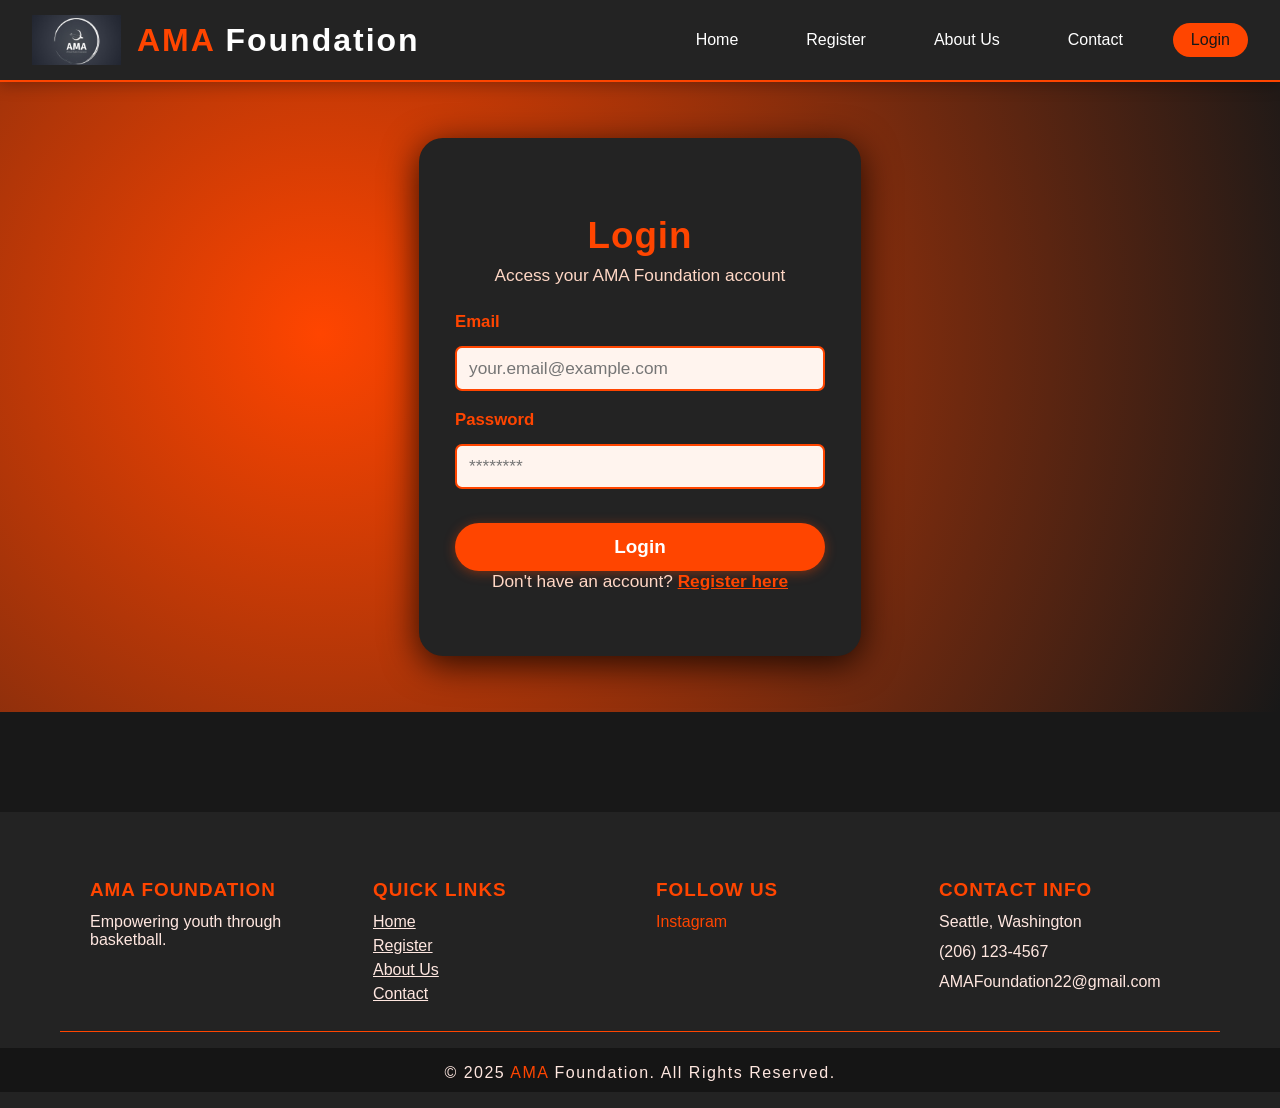
<file: login.html>
<!DOCTYPE html>
<html lang="en">
<head>
    <meta charset="UTF-8" />
    <meta name="viewport" content="width=device-width, initial-scale=1.0"/>
    <title>Login | AMA Foundation</title>
    <style>
        :root {
            --orange: #FF4500;
            --orange-dark: #c34a00;
            --accent: #FF7F50;
            --light: #fff;
            --dark: #181818;
            --gray: #232323;
            --beige: #f5ede7;
            --input-bg: #fff4ee;
            --input-border: #FF4500;
            --input-focus: #c34a00;
        }
        :root {
            --orange: #FF4500;
            --orange-dark: #c34a00;
            --accent: #FF7F50;
            --light: #fff;
            --dark: #181818;
            --gray: #232323;
        }

        html, body {
            height: 100%;
            margin: 0;
            padding: 0;
            background: var(--dark);
            color: var(--light);
            font-family: 'Segoe UI', 'Arial', sans-serif;
            min-height: 100vh;
            display: flex;
            flex-direction: column;
        }
        header, footer {
            flex-shrink: 0;
        }
        main {
            flex: 1;
            background: var(--dark);
        }
        /* ====== NAVBAR ====== */
        .navbar {
            display: flex;
            align-items: center;
            justify-content: space-between;
            background: var(--gray);
            padding: 0.5rem 2rem;
            box-shadow: 0 2px 16px 0 rgba(0,0,0,0.30);
            position: sticky;
            top: 0;
            z-index: 10;
            height: 64px;
            border-bottom: 2px solid var(--orange);
        }
        .logo {
            display: flex;
            align-items: center;
        }
        .logo img {
            height: 50px;
            margin-right: 16px;
        }
        .logo-text {
            font-size: 2rem;
            font-weight: bold;
            letter-spacing: 2px;
        }
        .logo-orange { color: var(--orange); }
        .logo-black { color: var(--light); }
        .nav-links {
            display: flex;
            gap: 2rem;
            list-style: none;
            padding: 0;
            margin: 0;
            align-items: center;
            height: 64px;
        }
        .nav-links li {
            position: relative;
            display: flex;
            align-items: center;
            height: 100%;
        }
        .nav-links a {
            color: var(--light);
            font-weight: 500;
            padding: 8px 18px;
            border-radius: 24px;
            transition: background 0.2s, color 0.2s;
            text-decoration: none;
        }
        .nav-links a.active, .nav-links a:hover {
            background: var(--orange);
            color: var(--dark);
        }
        /* ====== PROFILE DROPDOWN ====== */
        .profile-dropdown-container {
            display: flex;
            align-items: center;
            position: relative;
            margin-left: 0.5rem;
        }
        .profile-avatar-btn {
            border: none;
            background: none;
            padding: 0;
            cursor: pointer;
            outline: none;
            display: flex;
            align-items: center;
            justify-content: center;
        }
        .header-avatar {
            width: 42px;
            height: 42px;
            border-radius: 100%;
            background: #fff2e0;
            object-fit: cover;
            border: 2px solid var(--orange-dark);
            box-shadow: 0 2px 12px #ffc28a44;
            font-size: 1.25em;
            font-weight: 900;
            color: var(--orange-dark);
            display: flex;
            align-items: center;
            justify-content: center;
            transition: box-shadow 0.2s, border 0.2s;
        }
        .profile-dropdown {
            display: none;
            position: absolute;
            right: 0;
            top: 110%;
            min-width: 330px;
            background: #232323;
            color: #fff;
            border-radius: 18px;
            box-shadow: 0 8px 36px #000a;
            padding: 30px 24px 18px 24px;
            z-index: 200;
            flex-direction: column;
            align-items: center;
            border: 1.5px solid var(--orange);
            animation: fadeInDrop 0.22s;
        }
        @keyframes fadeInDrop {
            from { opacity: 0; transform: translateY(18px);}
            to { opacity: 1; transform: translateY(0);}
        }
        .profile-dropdown.open {
            display: flex;
        }
        .profile-dropdown .profile-pic {
            width: 86px;
            height: 86px;
            border-radius: 50%;
            object-fit: cover;
            margin-bottom: 11px;
            border: 3px solid var(--orange);
            background: #fff;
            box-shadow: 0 3px 16px #ff450088;
        }
        .profile-dropdown .profile-initial {
            width: 86px;
            height: 86px;
            border-radius: 50%;
            background: var(--orange-dark);
            color: #fff;
            font-size: 2.3em;
            font-weight: 800;
            display: flex;
            align-items: center;
            justify-content: center;
            margin-bottom: 11px;
        }
        .profile-dropdown .profile-name {
            font-weight: 800;
            font-size: 1.24em;
            color: var(--light);
            margin-bottom: 3px;
            text-align: center;
        }
        .profile-dropdown .profile-row {
            width: 100%;
            display: flex;
            align-items: center;
            font-size: 1.07em;
            margin-bottom: 7px;
        }
        .profile-dropdown .detail-label {
            color: #ffbd80;
            min-width: 92px;
            font-weight: 600;
        }
        .profile-dropdown .detail-value {
            color: #fff;
            font-weight: 500;
            flex: 1;
        }
        .profile-dropdown .logout-btn {
            background: var(--danger, #ff3300);
            color: #fff;
            border: none;
            border-radius: 7px;
            font-size: 1em;
            padding: 0.6em 1.7em;
            cursor: pointer;
            font-weight: 600;
            letter-spacing: 1px;
            margin-top: 10px;
            width: 100%;
            transition: background 0.15s;
        }
        .profile-dropdown .logout-btn:hover {
            background: #a62100;
        }
        .profile-dropdown .edit-btn {
            background: var(--orange);
            color: #181818;
            border: none;
            border-radius: 7px;
            font-size: 1em;
            padding: 0.6em 1.7em;
            cursor: pointer;
            font-weight: 600;
            letter-spacing: 1px;
            margin-top: 8px;
            width: 100%;
            transition: background 0.15s;
        }
        .profile-dropdown .edit-btn:hover {
            background: var(--orange-dark);
            color: #fff;
        }
        @media (max-width: 700px) {
            .profile-dropdown {
                right: auto;
                left: 0;
                min-width: 90vw;
                padding: 18px 5vw 12px 5vw;
            }
        }
        /* ====== MODAL FOR EDIT PROFILE ====== */
        .modal-overlay {
            position: fixed;
            z-index: 9999;
            left: 0;
            top: 0;
            width: 100vw;
            height: 100vh;
            background: rgba(20,20,20,0.84);
            display: flex;
            align-items: center;
            justify-content: center;
        }
        .modal {
            background: var(--gray, #232323);
            color: var(--light, #fff);
            border-radius: 16px;
            box-shadow: 0 8px 36px #000a;
            padding: 28px 34px 16px 34px;
            min-width: 320px;
            max-width: 440px;
            width: 96vw;
            display: flex;
            flex-direction: column;
            gap: 0.75rem;
            margin: auto;
            position: relative;
        }
        .modal h2 {
            margin-top: 0;
            color: var(--orange, #FF4500);
            text-align: center;
            font-size: 1.18rem;
            margin-bottom: 1.1em;
            letter-spacing: 0.03em;
        }
        .modal label {
            font-weight: 600;
            color: var(--orange, #FF4500);
            letter-spacing: 0.05em;
            margin-bottom: 1px;
            font-size: 0.97em;
        }
        .required {
            color: var(--accent, #FF7F50);
            font-weight: bold;
            margin-left: 2px;
        }
        .modal-form-group {
            margin-bottom: 17px;
            display: flex;
            flex-direction: column;
            gap: 4px;
            align-items: center;
        }
        .modal input {
            width: 100%;
            max-width: 320px;
            margin: 0 auto;
            padding: 7px 10px;
            border: 1.5px solid var(--orange, #FF4500);
            border-radius: 6px;
            background: linear-gradient(100deg, #232323 60%, #1d1d1d 100%);
            color: var(--light, #fff);
            font-size: 1em;
            outline: none;
            transition: border 0.18s, box-shadow 0.18s;
            box-shadow: 0 1px 2px #1818181a inset;
        }
        .modal input:focus {
            border-color: var(--accent, #FF7F50);
            background: #232323;
            box-shadow: 0 0 0 2px var(--orange, #ff4500)33;
        }
        .modal-actions {
            display: flex;
            justify-content: center;
            gap: 1rem;
            margin-top: 8px;
        }
        .modal-btn {
            font-size: 1em;
            font-weight: 600;
            border: none;
            border-radius: 6px;
            padding: 8px 20px;
            cursor: pointer;
            transition: background 0.18s, color 0.18s;
        }
        .modal-btn.cancel {
            background: var(--gray, #232323);
            color: var(--light, #ffe7e0);
            border: 1.5px solid #555;
        }
        .modal-btn.cancel:hover {
            background: #181818;
        }
        .modal-btn.save {
            background: var(--orange, #FF4500);
            color: var(--dark, #181818);
        }
        .modal-btn.save:hover {
            background: var(--accent, #FF7F50);
            color: var(--dark, #181818);
        }
        @media (max-width: 500px) {
            .modal { min-width: 0; max-width: 97vw; padding: 12px 4px; }
        }
        /* ====== LOGIN SECTION ====== */
        .login-section {
            display: flex;
            justify-content: center;
            align-items: center;
            min-height: 70vh;
            background: radial-gradient(circle at 25% 40%, var(--orange) 0%, var(--dark) 100%);
        }
        .login-container {
            background: var(--gray);
            border-radius: 24px;
            box-shadow: 0 8px 36px #000c;
            padding: 46px 36px 38px 36px;
            max-width: 370px;
            width: 100%;
            margin: 32px 0;
            display: flex;
            flex-direction: column;
            align-items: center;
        }
        .login-container h1 {
            color: var(--orange);
            font-size: 2.3rem;
            font-weight: 900;
            margin-bottom: 8px;
            letter-spacing: 1px;
        }
        .login-container p {
            color: #ffd7c5;
            font-size: 1.08rem;
            margin-bottom: 26px;
            margin-top: 0;
            text-align: center;
        }
        .login-form {
            width: 100%;
            display: flex;
            flex-direction: column;
            gap: 0.7rem;
        }
        .login-form label {
            color: var(--orange);
            font-size: 1.05rem;
            font-weight: 600;
            margin-bottom: 3px;
        }
        .login-form input {
            background: var(--input-bg);
            border: 2px solid var(--input-border);
            border-radius: 7px;
            font-size: 1.08rem;
            color: var(--dark);
            padding: 10px 12px;
            margin-bottom: 8px;
            outline: none;
            transition: border 0.2s, box-shadow 0.18s;
        }
        .login-form input:focus {
            border: 2.5px solid var(--input-focus);
            box-shadow: 0 2px 8px #ff450055;
        }
        .login-button {
            background: var(--orange);
            color: var(--light);
            border: none;
            border-radius: 24px;
            padding: 13px 0;
            font-size: 1.18rem;
            font-weight: bold;
            cursor: pointer;
            margin-top: 14px;
            box-shadow: 0 2px 12px #ff450066;
            width: 100%;
            transition: background 0.15s, color 0.15s;
        }
        .login-button:hover {
            background: var(--dark);
            color: var(--orange);
            border: 2px solid var(--orange);
        }
        .welcome-section {
            width: 100%;
            height: 100vh;
            background-color: var(--dark);
            display: flex;
            justify-content: center;
            align-items: center;
            overflow: hidden;
        }

        .welcome-section img {
            max-width: 100%;
            max-height: 100%;
            object-fit: contain;
            border-radius: 0;
        }


        .register-link {
            margin-top: 22px;
            color: #ffe7e0;
            font-size: 1.05rem;
        }
        .register-link a {
            color: var(--orange);
            font-weight: bold;
            text-decoration: underline;
            cursor: pointer;
            transition: color 0.2s;
        }
        .register-link a:hover {
            color: var(--light);
        }
        /* Footer */
        footer {
            background: var(--gray);
            color: var(--light);
            padding: 0;
            margin-top: 100px;
        }
        .footer-container {
            display: grid;
            grid-template-columns: repeat(auto-fit, minmax(220px, 1fr));
            gap: 2rem;
            max-width: 1100px;
            margin: 0 auto;
            padding: 48px 30px 16px 30px;
            border-bottom: 1.5px solid var(--orange);
        }
        .footer-section h3 {
            color: var(--orange);
            margin-bottom: 12px;
            font-size: 1.18rem;
            letter-spacing: 1px;
            text-transform: uppercase;
        }
        .footer-section p, .footer-section ul {
            color: #ffe7e0;
            margin: 0 0 12px 0;
            font-size: 1rem;
        }
        .footer-section ul {
            padding: 0;
            list-style: none;
        }
        .footer-section ul li {
            margin-bottom: 6px;
        }
        .footer-section ul li a {
            color: #ffe7e0;
            transition: color 0.2s;
        }
        .footer-section p a {
            color: var(--orange);
            font-weight: 500;
            text-decoration: none;
            transition: color 0.2s;
        }

        .footer-section p a:hover {
            color: var(--accent);
        }


        .footer-section ul li a:hover {
            color: var(--orange);
        }
        .footer-orange { color: var(--orange); }
        .footer-bottom {
            text-align: center;
            padding: 16px 0 10px 0;
            background: #151515;
            color: #ffe7e0;
            font-size: 1rem;
            letter-spacing: 1.5px;
        }
        @media (max-width: 900px) {
            .footer-container {
                grid-template-columns: 1fr 1fr;
            }
        }
        @media (max-width: 700px) {
            .footer-container {
                grid-template-columns: 1fr;
                padding: 24px 10px 8px 10px;
            }
            .login-container {
                max-width: 97vw;
                padding: 30px 10px 24px 10px;
            }
        }
    </style>
    <script type="module">
        // [Your JavaScript remains unchanged]
        import { createClient } from 'https://esm.sh/@supabase/supabase-js';
        const supabase = createClient(
            'https://twayczneiujxliwxphps.supabase.co',
            'eyJhbGciOiJIUzI1NiIsInR5cCI6IkpXVCJ9.eyJpc3MiOiJzdXBhYmFzZSIsInJlZiI6InR3YXljem5laXVqeGxpd3hwaHBzIiwicm9sZSI6ImFub24iLCJpYXQiOjE3NDc3MjIyMTgsImV4cCI6MjA2MzI5ODIxOH0.A5K0jX4REKtNE_tQG_L4aWReFaXpWN-OEEKoa8MqqNY'
        );
        function formatName(name) {
            if (!name) return "";
            return name
                .split(/[\s_]+/)
                .map(w => w.charAt(0).toUpperCase() + w.slice(1).toLowerCase())
                .join(' ');
        }
        async function fetchProfileDetails(email) {
            let { data, error } = await supabase
                .from('registrations')
                .select('full_name,age,team,address,phone')
                .eq('email', email)
                .single();
            if (data) return data;
            return { full_name: "--", age: "--", team: "--", address: "--", phone: "--" };
        }
        document.addEventListener('DOMContentLoaded', () => {
            supabase.auth.getSession().then(async ({ data: { session } }) => {
                if (session && session.user) {
                    const user = session.user;
                    let displayName = user.user_metadata?.full_name || user.user_metadata?.name || user.email.split('@')[0];
                    let email = user.email;
                    let avatarUrl = user.user_metadata?.avatar_url || "";
                    let details = await fetchProfileDetails(email);
                    showProfileDropdown(
                        details.full_name || displayName,
                        email,
                        avatarUrl,
                        details.age,
                        details.address,
                        details.team,
                        details.phone
                    );
                    let loginSection = document.querySelector('.login-section');
                    if (loginSection) loginSection.style.display = 'none';
                    let loginBtnLi = document.getElementById('nav-login-btn-li');
                    if (loginBtnLi) loginBtnLi.remove();
                }
            });
            // Login logic
            const loginForm = document.getElementById('login-form');
            if (loginForm) {
                loginForm.addEventListener('submit', async (e) => {
                    e.preventDefault();
                    const email = document.getElementById('email').value;
                    const password = document.getElementById('password').value;
                    const { data, error } = await supabase.auth.signInWithPassword({
                        email,
                        password
                    });
                    if (error) {
                        alert('Login failed: ' + error.message);
                    } else {
                        const user = data.user;
                        let displayName = user.user_metadata?.full_name || user.user_metadata?.name || user.email.split('@')[0];
                        let avatarUrl = user.user_metadata?.avatar_url || "";
                        let details = await fetchProfileDetails(user.email);
                        showProfileDropdown(
                            details.full_name || displayName,
                            user.email,
                            avatarUrl,
                            details.age,
                            details.address,
                            details.team,
                            details.phone
                        );
                        let loginSection = document.getElementById('login-section');
                        if (loginSection) loginSection.style.display = 'none';

                        let welcomeSection = document.getElementById('welcome-section');
                        if (welcomeSection) welcomeSection.style.display = 'flex';

                        let loginBtnLi = document.getElementById('nav-login-btn-li');
                        if (loginBtnLi) loginBtnLi.remove();
                    }
                });
            }
            // Registration logic
            const registerLink = document.getElementById('register-link');
            if (registerLink) {
                registerLink.addEventListener('click', async (e) => {
                    e.preventDefault();
                    const name = prompt('Enter your full name:');
                    const email = prompt('Enter your email:');
                    const password = prompt('Create a password:');
                    if (name && email && password) {
                        const { data, error } = await supabase.auth.signUp({
                            email,
                            password,
                            options: {
                                data: { full_name: name }
                            }
                        });
                        if (error) {
                            alert('Registration failed: ' + error.message);
                        } else {
                            alert('Registration successful! Please check your email to confirm.');
                        }
                    }
                });
            }
            window.showProfileDropdown = function(name, email, avatarUrl, age, address, team, phone) {
                let nav = document.querySelector('.nav-links');
                let profileDropdown = document.querySelector('.profile-dropdown-container');
                if (!profileDropdown) {
                    profileDropdown = document.createElement('li');
                    profileDropdown.className = 'profile-dropdown-container';
                    profileDropdown.innerHTML =
                        `<button class="profile-avatar-btn" id="profile-avatar-btn" aria-label="User menu">
                            <span class="header-avatar" id="user-avatar-header"></span>
                        </button>
                        <div class="profile-dropdown" id="profile-dropdown-menu">
                            <div id="profile-dropdown-pic"></div>
                            <div class="profile-name" id="profile-dropdown-name"></div>
                            <div class="profile-row" id="profile-dropdown-email"></div>
                            <div class="profile-row" id="profile-dropdown-phone"></div>
                            <div class="profile-row" id="profile-dropdown-address"></div>
                            <div class="profile-row" id="profile-dropdown-age"></div>
                            <div class="profile-row" id="profile-dropdown-team"></div>
                            <button class="edit-btn" id="dropdown-edit-btn">Edit</button>
                            <button class="logout-btn" id="dropdown-logout-btn">Logout</button>
                        </div>`;
                    nav.appendChild(profileDropdown);
                }
                const formattedName = formatName(name);
                document.getElementById('user-avatar-header').textContent = formattedName ? formattedName[0].toUpperCase() : "U";
                const picDiv = document.getElementById('profile-dropdown-pic');
                if (avatarUrl) {
                    picDiv.innerHTML = `<img src="${avatarUrl}" alt="avatar" class="profile-pic">`;
                } else {
                    picDiv.innerHTML = `<div class="profile-initial">${formattedName ? formattedName[0] : "U"}</div>`;
                }
                document.getElementById('profile-dropdown-name').textContent = formattedName;
                document.getElementById('profile-dropdown-email').innerHTML = `<span class="detail-label">Email:</span> <span class="detail-value">${email}</span>`;
                document.getElementById('profile-dropdown-phone').innerHTML = `<span class="detail-label">Number:</span> <span class="detail-value">${phone ?? "--"}</span>`;
                document.getElementById('profile-dropdown-address').innerHTML = `<span class="detail-label">Address:</span> <span class="detail-value">${address ?? "--"}</span>`;
                document.getElementById('profile-dropdown-age').innerHTML = `<span class="detail-label">Age:</span> <span class="detail-value">${age ?? "--"}</span>`;
                document.getElementById('profile-dropdown-team').innerHTML = `<span class="detail-label">Team:</span> <span class="detail-value">${team ?? "--"}</span>`;
                const avatarBtn = document.getElementById('profile-avatar-btn');
                const dropdownMenu = document.getElementById('profile-dropdown-menu');
                const logoutBtn = document.getElementById('dropdown-logout-btn');
                avatarBtn.onclick = function(e) {
                    e.stopPropagation();
                    dropdownMenu.classList.toggle('open');
                };
                document.addEventListener('click', function(e) {
                    if (!dropdownMenu.contains(e.target) && !avatarBtn.contains(e.target)) {
                        dropdownMenu.classList.remove('open');
                    }
                });
                document.addEventListener('keydown', function(e) {
                    if (e.key === 'Escape') dropdownMenu.classList.remove('open');
                });
                logoutBtn.onclick = async function() {
                    await supabase.auth.signOut();
                    window.location.reload();
                };
                document.getElementById('dropdown-edit-btn').onclick = function () {
                    document.getElementById('edit-full-name').value = formattedName ?? '';
                    document.getElementById('edit-phone').value = phone ?? '';
                    document.getElementById('edit-address').value = address ?? '';
                    document.getElementById('edit-age').value = age ?? '';
                    document.getElementById('edit-team').value = team ?? '';
                    document.getElementById('edit-profile-modal').style.display = 'flex';
                };
                document.getElementById('edit-cancel').onclick = function () {
                    document.getElementById('edit-profile-modal').style.display = 'none';
                };
                document.getElementById('edit-profile-form').onsubmit = async function (e) {
                    e.preventDefault();
                    const newName = document.getElementById('edit-full-name').value.trim();
                    const newPhone = document.getElementById('edit-phone').value.trim();
                    const newAddress = document.getElementById('edit-address').value.trim();
                    const newAge = document.getElementById('edit-age').value.trim();
                    const newTeam = document.getElementById('edit-team').value.trim();
                    let { error } = await supabase
                        .from('registrations')
                        .update({
                            full_name: newName.toLowerCase(),
                            phone: newPhone,
                            address: newAddress,
                            age: newAge,
                            team: newTeam
                        })
                        .eq('email', email);
                    if (!error) {
                        document.getElementById('edit-profile-modal').style.display = 'none';
                        showProfileDropdown(newName, email, avatarUrl, newAge, newAddress, newTeam, newPhone);
                    } else {
                        alert('Failed to update profile.' + (error && error.message ? '\n'+error.message : ''));
                        console.error(error);
                    }
                };
                //setTimeout(() => dropdownMenu.classList.add('open'), 250);
            }
        });
    </script>
</head>
<body>
<header>
    <nav class="navbar">
        <div class="logo">
            <img src="logo.png" alt="AMA Foundation Logo">
            <span class="logo-text">
                <span class="logo-orange">AMA</span>
                <span class="logo-black">Foundation</span>
            </span>
        </div>
        <ul class="nav-links">
            <li><a href="index.html">Home</a></li>
            <li><a href="register.html">Register</a></li>
            <li><a href="about.html">About Us</a></li>
            <li><a href="contact.html">Contact</a></li>
            <li id="nav-login-btn-li">
                <a href="login.html" class="active">Login</a>
            </li>
            <!-- Profile icon will appear here when logged in -->
        </ul>
    </nav>
</header>

<!-- Modal for Editing Profile -->
<div id="edit-profile-modal" class="modal-overlay" style="display:none;">
    <div class="modal">
        <h2>Edit Personal Info</h2>
        <form id="edit-profile-form">
            <div class="modal-form-group">
                <label for="edit-full-name">Full Name <span class="required">*</span></label>
                <input type="text" id="edit-full-name" required autocomplete="name" />
            </div>
            <div class="modal-form-group">
                <label for="edit-phone">Phone Number</label>
                <input type="tel" id="edit-phone" autocomplete="tel" />
            </div>
            <div class="modal-form-group">
                <label for="edit-address">Address</label>
                <input type="text" id="edit-address" autocomplete="street-address" />
            </div>
            <div class="modal-form-group">
                <label for="edit-age">Age</label>
                <input type="number" id="edit-age" min="0" autocomplete="bday" />
            </div>
            <div class="modal-form-group">
                <label for="edit-team">Team</label>
                <input type="text" id="edit-team" />
            </div>
            <div class="modal-actions">
                <button type="button" id="edit-cancel" class="modal-btn cancel">Cancel</button>
                <button type="submit" class="modal-btn save">Save</button>
            </div>
        </form>
    </div>
</div>

<main>
    <!-- Welcome Section: hidden by default -->
    <section class="welcome-section" id="welcome-section" style="display: none;">
        <div class="welcome-banner">
            <img src="AMA21.jpeg" alt="Welcome to AMA Foundation Nonprofit" />
        </div>
    </section>

    <!-- Login Section: shown only if not logged in -->
    <section class="login-section" id="login-section">
        <div class="login-container">
            <h1>Login</h1>
            <p>Access your AMA Foundation account</p>
            <form id="login-form" class="login-form" autocomplete="on">
                <label for="email">Email</label>
                <input type="email" id="email" name="email" placeholder="your.email@example.com" required autocomplete="email">

                <label for="password">Password</label>
                <input type="password" id="password" name="password" placeholder="********" required autocomplete="current-password">

                <button type="submit" class="login-button">Login</button>
            </form>
            <p class="register-link">Don't have an account? <a href="#" id="register-link">Register here</a></p>
        </div>
    </section>
</main>
<footer>
    <div class="footer-container">
        <div class="footer-section">
            <h3><span class="footer-orange">AMA</span> Foundation</h3>
            <p>Empowering youth through basketball.</p>
        </div>
        <div class="footer-section">
            <h3>Quick Links</h3>
            <ul>
                <li><a href="index.html">Home</a></li>
                <li><a href="register.html">Register</a></li>
                <li><a href="about.html">About Us</a></li>
                <li><a href="contact.html">Contact</a></li>
            </ul>
        </div>
        <div class="footer-section">
            <h3>Follow Us</h3>
            <p>
                <a href="https://www.instagram.com/_amafoundation/" target="_blank">Instagram</a>
            </p>
        </div>
        <div class="footer-section">
            <h3>Contact Info</h3>
            <p>Seattle, Washington</p>
            <p>(206) 123-4567</p>
            <p>AMAFoundation22@gmail.com</p>
        </div>
    </div>
    <p class="footer-bottom">© 2025 <span class="footer-orange">AMA</span> Foundation. All Rights Reserved.</p>
</footer>
</body>
</html>
</file>
